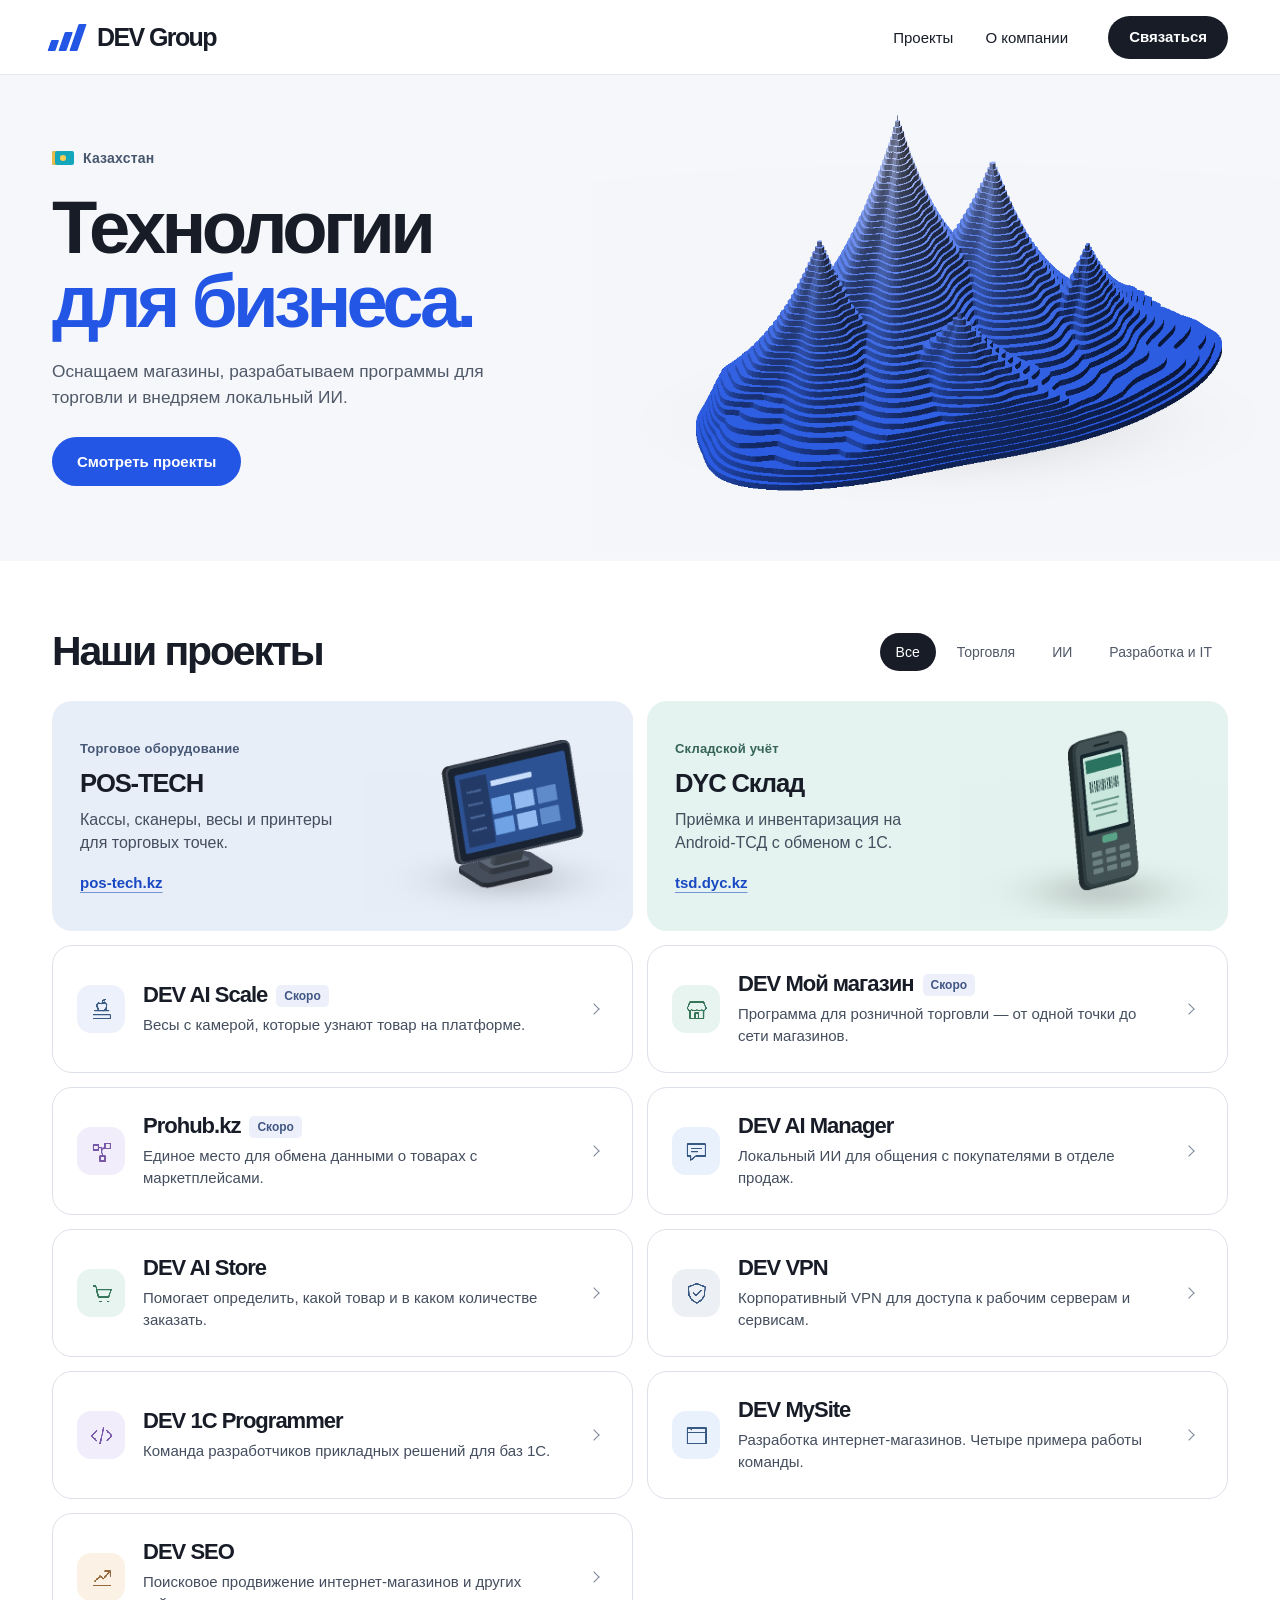
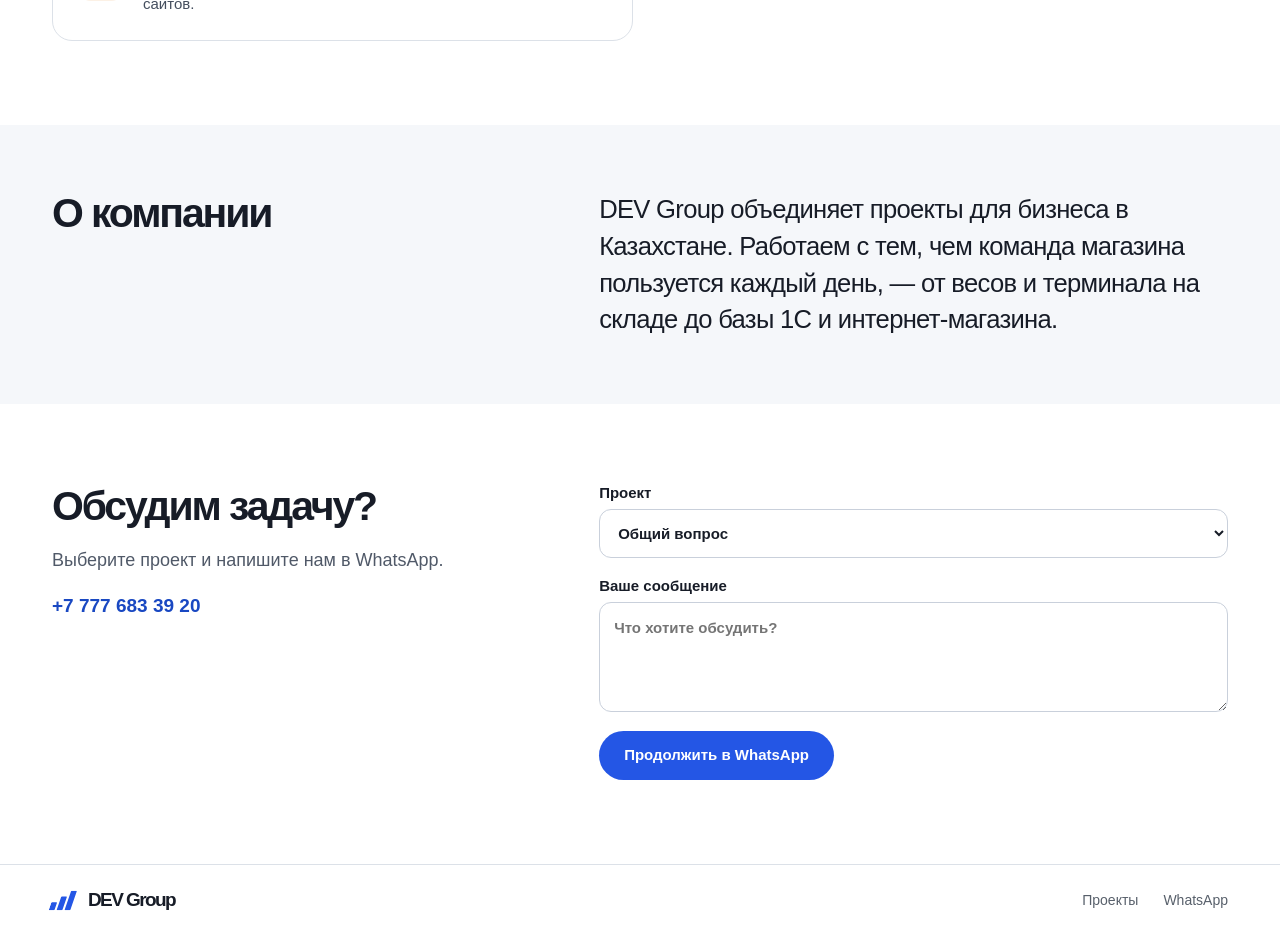
<file: index.html>
<!doctype html>
<html lang="ru-KZ"><head>
<meta charset="utf-8"><meta name="viewport" content="width=device-width, initial-scale=1"><meta name="theme-color" content="#ffffff">
<title>DEV Group — торговое оборудование, ИИ и разработка ПО в Казахстане</title><meta name="description" content="Проекты DEV Group для бизнеса в Казахстане. Оборудование для магазинов, терминалы сбора данных, локальный ИИ, решения для 1С и разработка интернет-магазинов."><link rel="canonical" href="https://devgroup.kz/">
<meta property="og:type" content="website"><meta property="og:site_name" content="DEV Group"><meta property="og:locale" content="ru_KZ"><meta property="og:title" content="DEV Group — торговое оборудование, ИИ и разработка ПО в Казахстане"><meta property="og:description" content="Проекты DEV Group для бизнеса в Казахстане. Оборудование для магазинов, терминалы сбора данных, локальный ИИ, решения для 1С и разработка интернет-магазинов."><meta property="og:url" content="https://devgroup.kz/"><meta property="og:image" content="https://devgroup.kz/assets/relief.png">
<link rel="icon" href="./assets/favicon.png" type="image/png"><link rel="stylesheet" href="./assets/site.css"><script defer src="./assets/site.js"></script>
<script type="application/ld+json">{"@context":"https://schema.org","@type":"Organization","name":"DEV Group","url":"https://devgroup.kz","telephone":"+77776833920"}</script>
</head><body><a class="skip" href="#main">К содержанию</a><header class="header"><nav class="nav wrap" aria-label="Основная навигация"><a class="logo" href="./" aria-label="DEV Group — главная"><span class="symbol" aria-hidden="true"><i></i><i></i><i></i></span><span><b>DEV</b> Group</span></a><div class="links"><a href="./#projects">Проекты</a><a href="./#about">О компании</a></div><a class="pill" href="#contact">Связаться</a></nav></header><main id="main"><section class="hero" aria-labelledby="hero-title"><div class="wrap hero-inner"><div class="hero-copy"><div class="region"><span class="regional" aria-hidden="true"></span>Казахстан</div><h1 id="hero-title">Технологии<br><span>для бизнеса.</span></h1><p>Оснащаем магазины, разрабатываем программы для торговли и внедряем локальный ИИ.</p><a class="button" href="#projects">Смотреть проекты</a></div><div class="artbox"><img class="art" src="assets/relief.png" width="1050" height="700" alt="" fetchpriority="high"></div></div></section>
<section class="catalog wrap" id="projects" aria-labelledby="projects-title"><div class="section-head"><h2 id="projects-title">Наши проекты</h2><div class="filters" aria-label="Фильтр проектов" role="group" hidden><button type="button" aria-controls="project-list" data-filter="all" aria-pressed="true">Все</button><button type="button" aria-controls="project-list" data-filter="retail" aria-pressed="false">Торговля</button><button type="button" aria-controls="project-list" data-filter="ai" aria-pressed="false">ИИ</button><button type="button" aria-controls="project-list" data-filter="it" aria-pressed="false">Разработка и IT</button></div></div><div class="cards" id="project-list"><article class="project feature " data-category="retail"><div class="content"><div class="kicker">Торговое оборудование</div><h3><a class="titlelink" href="projects/pos-tech/">POS-TECH</a></h3><p>Кассы, сканеры, весы и принтеры для торговых точек.</p><a class="project-link" href="https://www.pos-tech.kz/">pos-tech.kz<span class="sr"> — сайт проекта</span></a></div><img class="feature-art" src="assets/pos.png" width="600" height="440" alt="" decoding="async"></article>
<article class="project feature mint" data-category="retail"><div class="content"><div class="kicker">Складской учёт</div><h3><a class="titlelink" href="projects/dyc-sklad/">DYC Склад</a></h3><p>Приёмка и инвентаризация на Android-ТСД с обменом с 1С.</p><a class="project-link" href="https://tsd.dyc.kz/">tsd.dyc.kz<span class="sr"> — сайт проекта</span></a></div><img class="feature-art" src="assets/tsd.png" width="600" height="440" alt="" decoding="async"></article>
<a class="project minor" data-category="ai" href="projects/ai-scale/"><span aria-hidden="true" class="mark mark-scale"><img src="assets/icons/scale.png" width="27" height="27" alt=""></span><div><div class="minor-title"><h3>DEV AI Scale</h3><span class="badge">Скоро</span></div><p>Весы с камерой, которые узнают товар на платформе.</p></div><span class="chev" aria-hidden="true"></span></a>
<a class="project minor" data-category="retail" href="projects/moy-magazin/"><span aria-hidden="true" class="mark mark-shop"><img src="assets/icons/shop.png" width="27" height="27" alt=""></span><div><div class="minor-title"><h3>DEV Мой магазин</h3><span class="badge">Скоро</span></div><p>Программа для розничной торговли — от одной точки до сети магазинов.</p></div><span class="chev" aria-hidden="true"></span></a>
<a class="project minor" data-category="retail" href="projects/prohub/"><span aria-hidden="true" class="mark mark-hub"><img src="assets/icons/hub.png" width="27" height="27" alt=""></span><div><div class="minor-title"><h3>Prohub.kz</h3><span class="badge">Скоро</span></div><p>Единое место для обмена данными о товарах с маркетплейсами.</p></div><span class="chev" aria-hidden="true"></span></a>
<a class="project minor" data-category="ai" href="projects/ai-manager/"><span aria-hidden="true" class="mark mark-manager"><img src="assets/icons/manager.png" width="27" height="27" alt=""></span><div><div class="minor-title"><h3>DEV AI Manager</h3></div><p>Локальный ИИ для общения с покупателями в отделе продаж.</p></div><span class="chev" aria-hidden="true"></span></a>
<a class="project minor" data-category="ai" href="projects/ai-store/"><span aria-hidden="true" class="mark mark-store"><img src="assets/icons/store.png" width="27" height="27" alt=""></span><div><div class="minor-title"><h3>DEV AI Store</h3></div><p>Помогает определить, какой товар и в каком количестве заказать.</p></div><span class="chev" aria-hidden="true"></span></a>
<a class="project minor" data-category="it" href="projects/vpn/"><span aria-hidden="true" class="mark mark-vpn"><img src="assets/icons/vpn.png" width="27" height="27" alt=""></span><div><div class="minor-title"><h3>DEV VPN</h3></div><p>Корпоративный VPN для доступа к рабочим серверам и сервисам.</p></div><span class="chev" aria-hidden="true"></span></a>
<a class="project minor" data-category="it" href="projects/1c-programmer/"><span aria-hidden="true" class="mark mark-code"><img src="assets/icons/code.png" width="27" height="27" alt=""></span><div><div class="minor-title"><h3>DEV 1C Programmer</h3></div><p>Команда разработчиков прикладных решений для баз 1С.</p></div><span class="chev" aria-hidden="true"></span></a>
<a class="project minor" data-category="it" href="projects/mysite/"><span aria-hidden="true" class="mark mark-web"><img src="assets/icons/web.png" width="27" height="27" alt=""></span><div><div class="minor-title"><h3>DEV MySite</h3></div><p>Разработка интернет-магазинов. Четыре примера работы команды.</p></div><span class="chev" aria-hidden="true"></span></a>
<a class="project minor" data-category="it" href="projects/seo/"><span aria-hidden="true" class="mark mark-seo"><img src="assets/icons/seo.png" width="27" height="27" alt=""></span><div><div class="minor-title"><h3>DEV SEO</h3></div><p>Поисковое продвижение интернет-магазинов и других сайтов.</p></div><span class="chev" aria-hidden="true"></span></a></div><p class="sr" role="status" id="filter-status"></p></section>
<section class="about" id="about"><div class="wrap about-inner"><h2>О компании</h2><p>DEV Group объединяет проекты для бизнеса в Казахстане. Работаем с тем, чем команда магазина пользуется каждый день, — от весов и терминала на складе до базы 1С и интернет-магазина.</p></div></section><section class="contact" id="contact" aria-labelledby="contact-title"><div class="wrap contact-inner"><div><h2 id="contact-title">Обсудим задачу?</h2><p>Выберите проект и напишите нам в WhatsApp.</p><a class="phone" href="https://wa.me/77776833920">+7 777 683 39 20</a></div><form class="form" action="https://wa.me/77776833920" method="get"><label>Проект<select id="topic" name="project"><option value="">Общий вопрос</option><option>POS-TECH</option><option>DYC Склад</option><option>DEV AI Scale</option><option>DEV Мой магазин</option><option>Prohub.kz</option><option>DEV AI Manager</option><option>DEV AI Store</option><option>DEV VPN</option><option>DEV 1C Programmer</option><option>DEV MySite</option><option>DEV SEO</option></select></label><label>Ваше сообщение<textarea name="text" required maxlength="2000" rows="3" placeholder="Что хотите обсудить?"></textarea></label><button class="button" type="submit">Продолжить в WhatsApp</button></form></div></section></main><footer class="foot"><div class="wrap"><a class="logo" href="./" aria-label="DEV Group — главная"><span class="symbol" aria-hidden="true"><i></i><i></i><i></i></span><span><b>DEV</b> Group</span></a><div class="foot-contact"><a href="./#projects">Проекты</a><a href="https://wa.me/77776833920">WhatsApp</a></div></div></footer></body></html>
</file>
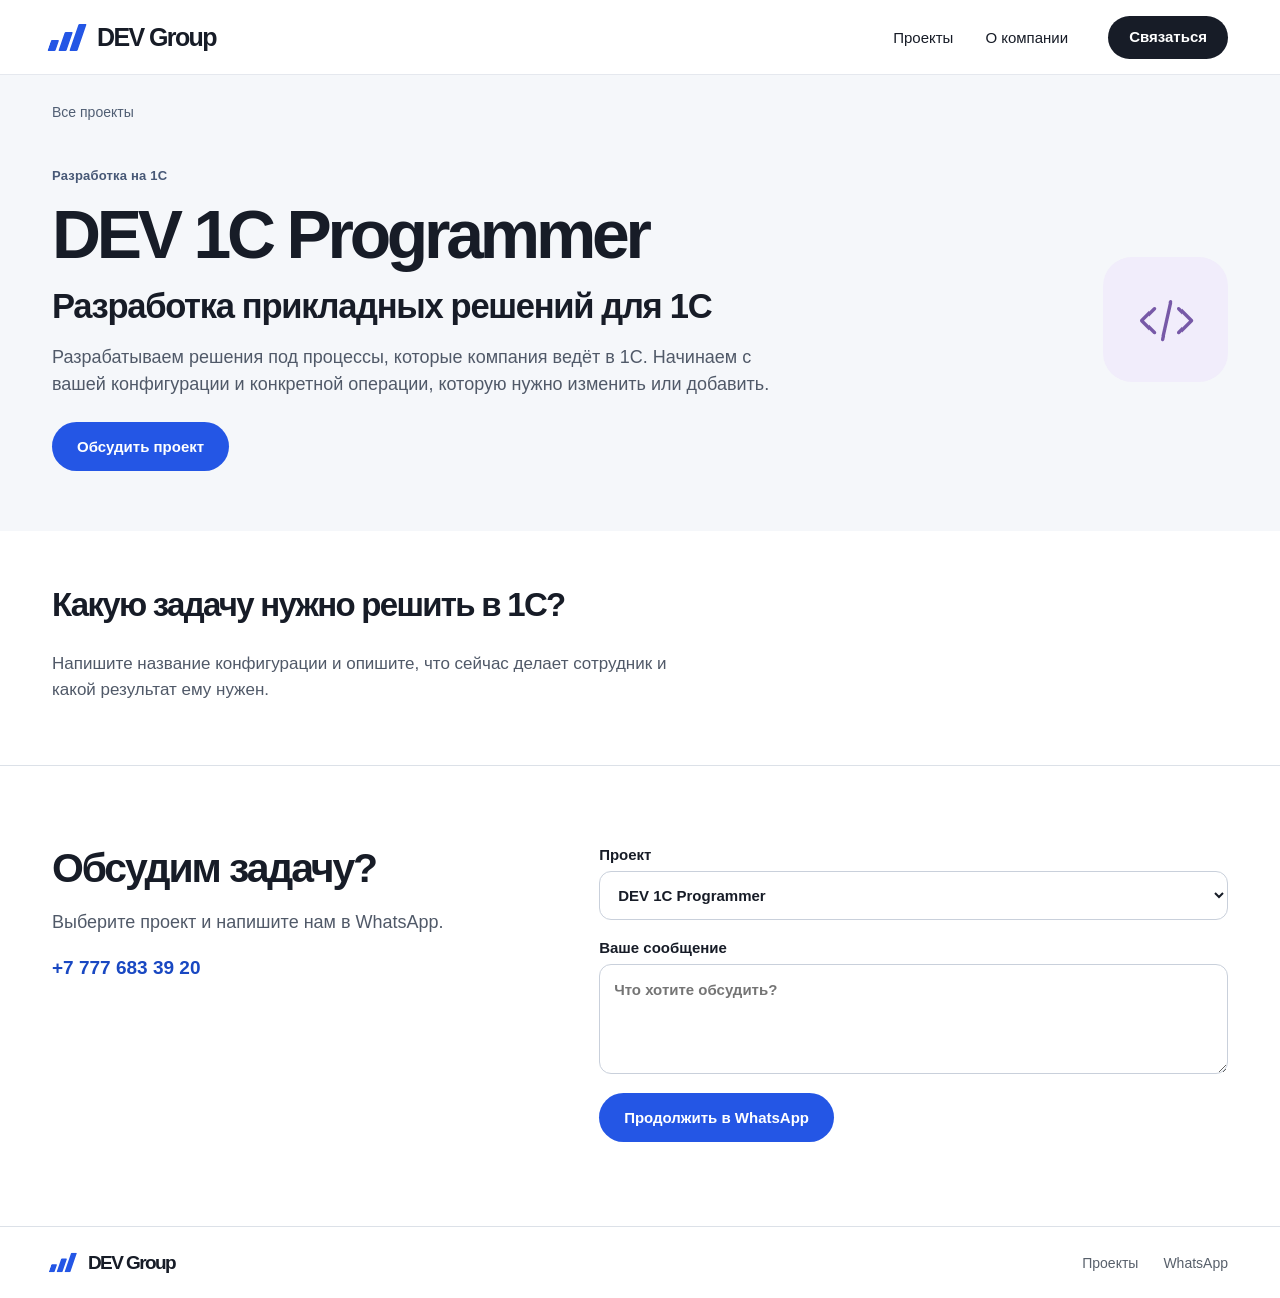
<file: projects/1c-programmer/index.html>
<!doctype html>
<html lang="ru-KZ"><head>
<meta charset="utf-8"><meta name="viewport" content="width=device-width, initial-scale=1"><meta name="theme-color" content="#ffffff">
<title>DEV 1C Programmer — Разработка прикладных решений для 1С | DEV Group</title><meta name="description" content="Команда разработчиков прикладных решений для баз 1С. Разработка прикладных решений для 1С."><link rel="canonical" href="https://devgroup.kz/projects/1c-programmer/">
<meta property="og:type" content="website"><meta property="og:site_name" content="DEV Group"><meta property="og:locale" content="ru_KZ"><meta property="og:title" content="DEV 1C Programmer — Разработка прикладных решений для 1С | DEV Group"><meta property="og:description" content="Команда разработчиков прикладных решений для баз 1С. Разработка прикладных решений для 1С."><meta property="og:url" content="https://devgroup.kz/projects/1c-programmer/"><meta property="og:image" content="https://devgroup.kz/assets/relief.png">
<link rel="icon" href="../../assets/favicon.png" type="image/png"><link rel="stylesheet" href="../../assets/site.css"><script defer src="../../assets/site.js"></script>
<script type="application/ld+json">{"@context":"https://schema.org","@type":"WebPage","name":"DEV 1C Programmer","description":"Команда разработчиков прикладных решений для баз 1С.","url":"https://devgroup.kz/projects/1c-programmer/","isPartOf":{"@type":"WebSite","name":"DEV Group","url":"https://devgroup.kz"}}</script>
</head><body><a class="skip" href="#main">К содержанию</a><header class="header"><nav class="nav wrap" aria-label="Основная навигация"><a class="logo" href="../../" aria-label="DEV Group — главная"><span class="symbol" aria-hidden="true"><i></i><i></i><i></i></span><span><b>DEV</b> Group</span></a><div class="links"><a href="../../#projects">Проекты</a><a href="../../#about">О компании</a></div><a class="pill" href="#contact">Связаться</a></nav></header><main id="main"><section class="detail"><div class="wrap"><a class="breadcrumb" href="../../#projects">Все проекты</a><div class="detail-layout"><div class="detail-copy"><div class="kicker">Разработка на 1С </div><h1>DEV 1C Programmer</h1><h2>Разработка прикладных решений для 1С</h2><p class="detail-intro">Разрабатываем решения под процессы, которые компания ведёт в 1С. Начинаем с вашей конфигурации и конкретной операции, которую нужно изменить или добавить.</p><a class="button" href="#contact">Обсудить проект</a></div><span aria-hidden="true" class="mark mark-code detail-mark"><img src="../../assets/icons/code.png" width="27" height="27" alt=""></span></div></div></section><section class="detail-body wrap"><div class="prompt"><h2>Какую задачу нужно решить в 1С?</h2><p>Напишите название конфигурации и опишите, что сейчас делает сотрудник и какой результат ему нужен.</p></div></section><section class="contact detail-footer-contact" id="contact" aria-labelledby="contact-title"><div class="wrap contact-inner"><div><h2 id="contact-title">Обсудим задачу?</h2><p>Выберите проект и напишите нам в WhatsApp.</p><a class="phone" href="https://wa.me/77776833920">+7 777 683 39 20</a></div><form class="form" action="https://wa.me/77776833920" method="get"><label>Проект<select id="topic" name="project"><option value="">Общий вопрос</option><option>POS-TECH</option><option>DYC Склад</option><option>DEV AI Scale</option><option>DEV Мой магазин</option><option>Prohub.kz</option><option>DEV AI Manager</option><option>DEV AI Store</option><option>DEV VPN</option><option selected>DEV 1C Programmer</option><option>DEV MySite</option><option>DEV SEO</option></select></label><label>Ваше сообщение<textarea name="text" required maxlength="2000" rows="3" placeholder="Что хотите обсудить?"></textarea></label><button class="button" type="submit">Продолжить в WhatsApp</button></form></div></section></main><footer class="foot"><div class="wrap"><a class="logo" href="../../" aria-label="DEV Group — главная"><span class="symbol" aria-hidden="true"><i></i><i></i><i></i></span><span><b>DEV</b> Group</span></a><div class="foot-contact"><a href="../../#projects">Проекты</a><a href="https://wa.me/77776833920">WhatsApp</a></div></div></footer></body></html>
</file>
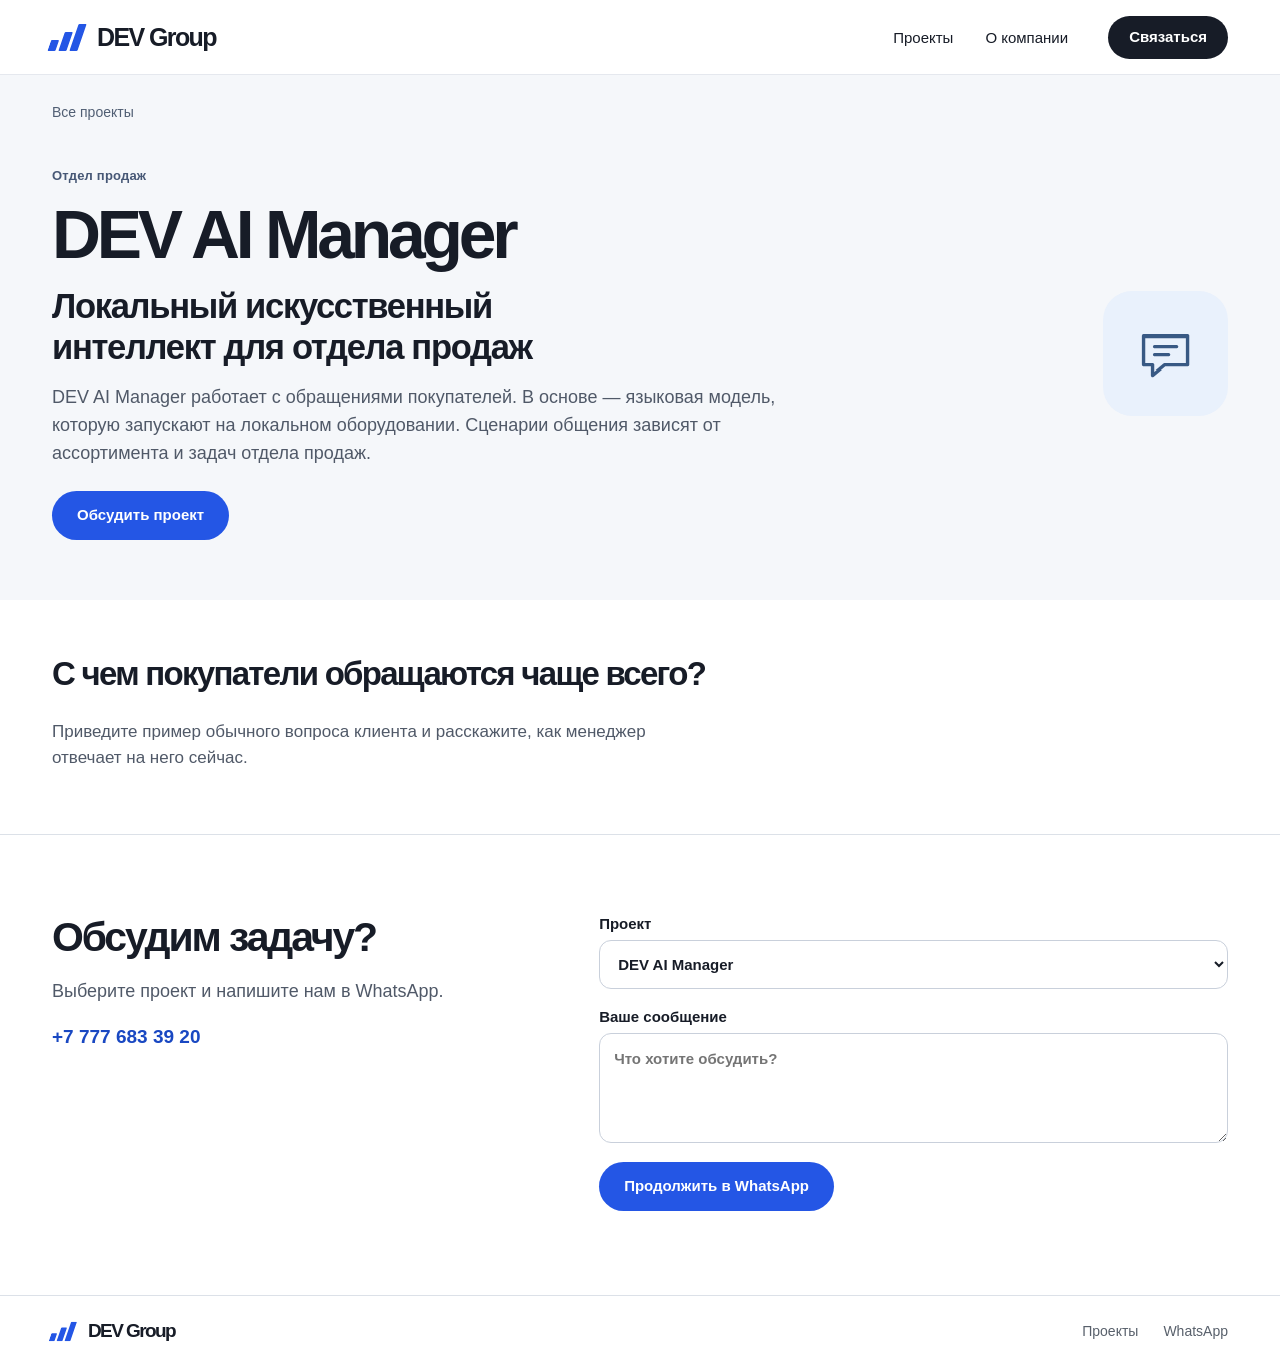
<file: projects/ai-manager/index.html>
<!doctype html>
<html lang="ru-KZ"><head>
<meta charset="utf-8"><meta name="viewport" content="width=device-width, initial-scale=1"><meta name="theme-color" content="#ffffff">
<title>DEV AI Manager — Локальный искусственный интеллект для отдела продаж | DEV Group</title><meta name="description" content="Локальный ИИ для общения с покупателями в отделе продаж. Локальный искусственный интеллект для отдела продаж."><link rel="canonical" href="https://devgroup.kz/projects/ai-manager/">
<meta property="og:type" content="website"><meta property="og:site_name" content="DEV Group"><meta property="og:locale" content="ru_KZ"><meta property="og:title" content="DEV AI Manager — Локальный искусственный интеллект для отдела продаж | DEV Group"><meta property="og:description" content="Локальный ИИ для общения с покупателями в отделе продаж. Локальный искусственный интеллект для отдела продаж."><meta property="og:url" content="https://devgroup.kz/projects/ai-manager/"><meta property="og:image" content="https://devgroup.kz/assets/relief.png">
<link rel="icon" href="../../assets/favicon.png" type="image/png"><link rel="stylesheet" href="../../assets/site.css"><script defer src="../../assets/site.js"></script>
<script type="application/ld+json">{"@context":"https://schema.org","@type":"WebPage","name":"DEV AI Manager","description":"Локальный ИИ для общения с покупателями в отделе продаж.","url":"https://devgroup.kz/projects/ai-manager/","isPartOf":{"@type":"WebSite","name":"DEV Group","url":"https://devgroup.kz"}}</script>
</head><body><a class="skip" href="#main">К содержанию</a><header class="header"><nav class="nav wrap" aria-label="Основная навигация"><a class="logo" href="../../" aria-label="DEV Group — главная"><span class="symbol" aria-hidden="true"><i></i><i></i><i></i></span><span><b>DEV</b> Group</span></a><div class="links"><a href="../../#projects">Проекты</a><a href="../../#about">О компании</a></div><a class="pill" href="#contact">Связаться</a></nav></header><main id="main"><section class="detail"><div class="wrap"><a class="breadcrumb" href="../../#projects">Все проекты</a><div class="detail-layout"><div class="detail-copy"><div class="kicker">Отдел продаж </div><h1>DEV AI Manager</h1><h2>Локальный искусственный интеллект для отдела продаж</h2><p class="detail-intro">DEV AI Manager работает с обращениями покупателей. В основе — языковая модель, которую запускают на локальном оборудовании. Сценарии общения зависят от ассортимента и задач отдела продаж.</p><a class="button" href="#contact">Обсудить проект</a></div><span aria-hidden="true" class="mark mark-manager detail-mark"><img src="../../assets/icons/manager.png" width="27" height="27" alt=""></span></div></div></section><section class="detail-body wrap"><div class="prompt"><h2>С чем покупатели обращаются чаще всего?</h2><p>Приведите пример обычного вопроса клиента и расскажите, как менеджер отвечает на него сейчас.</p></div></section><section class="contact detail-footer-contact" id="contact" aria-labelledby="contact-title"><div class="wrap contact-inner"><div><h2 id="contact-title">Обсудим задачу?</h2><p>Выберите проект и напишите нам в WhatsApp.</p><a class="phone" href="https://wa.me/77776833920">+7 777 683 39 20</a></div><form class="form" action="https://wa.me/77776833920" method="get"><label>Проект<select id="topic" name="project"><option value="">Общий вопрос</option><option>POS-TECH</option><option>DYC Склад</option><option>DEV AI Scale</option><option>DEV Мой магазин</option><option>Prohub.kz</option><option selected>DEV AI Manager</option><option>DEV AI Store</option><option>DEV VPN</option><option>DEV 1C Programmer</option><option>DEV MySite</option><option>DEV SEO</option></select></label><label>Ваше сообщение<textarea name="text" required maxlength="2000" rows="3" placeholder="Что хотите обсудить?"></textarea></label><button class="button" type="submit">Продолжить в WhatsApp</button></form></div></section></main><footer class="foot"><div class="wrap"><a class="logo" href="../../" aria-label="DEV Group — главная"><span class="symbol" aria-hidden="true"><i></i><i></i><i></i></span><span><b>DEV</b> Group</span></a><div class="foot-contact"><a href="../../#projects">Проекты</a><a href="https://wa.me/77776833920">WhatsApp</a></div></div></footer></body></html>
</file>
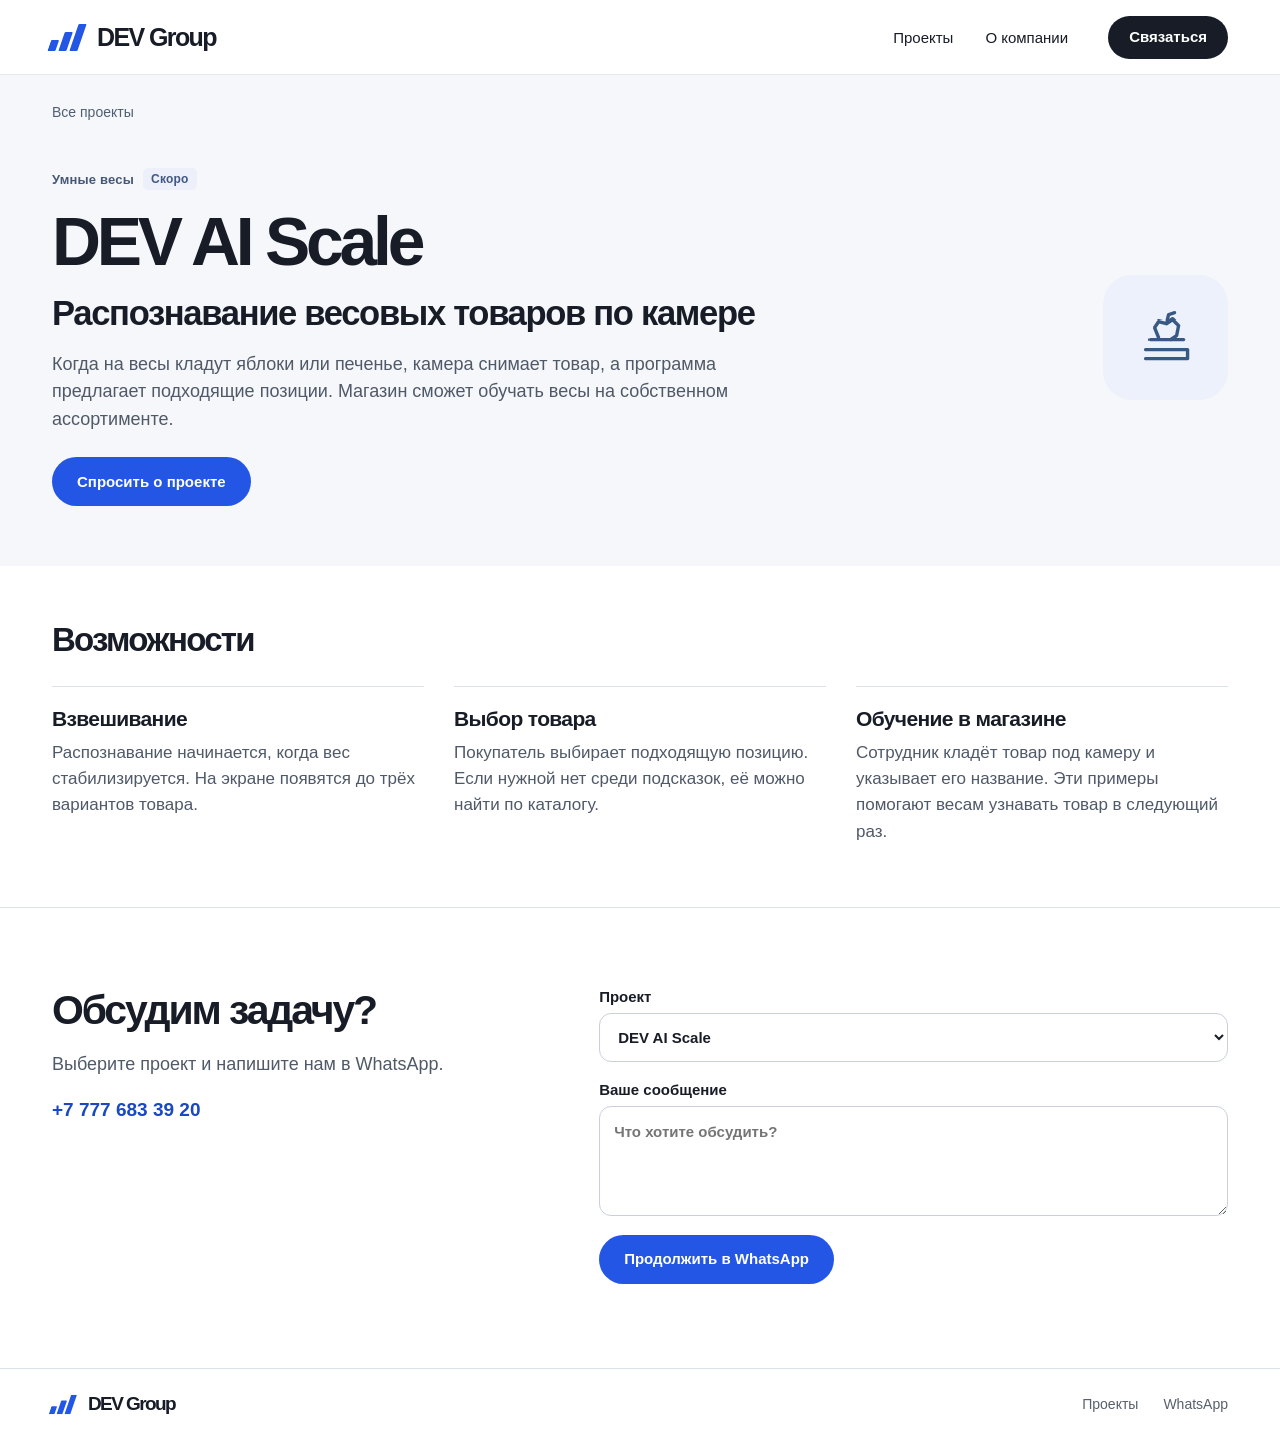
<file: projects/ai-scale/index.html>
<!doctype html>
<html lang="ru-KZ"><head>
<meta charset="utf-8"><meta name="viewport" content="width=device-width, initial-scale=1"><meta name="theme-color" content="#ffffff">
<title>DEV AI Scale — Распознавание весовых товаров по камере | DEV Group</title><meta name="description" content="Весы с камерой, которые узнают товар на платформе. Распознавание весовых товаров по камере."><link rel="canonical" href="https://devgroup.kz/projects/ai-scale/">
<meta property="og:type" content="website"><meta property="og:site_name" content="DEV Group"><meta property="og:locale" content="ru_KZ"><meta property="og:title" content="DEV AI Scale — Распознавание весовых товаров по камере | DEV Group"><meta property="og:description" content="Весы с камерой, которые узнают товар на платформе. Распознавание весовых товаров по камере."><meta property="og:url" content="https://devgroup.kz/projects/ai-scale/"><meta property="og:image" content="https://devgroup.kz/assets/relief.png">
<link rel="icon" href="../../assets/favicon.png" type="image/png"><link rel="stylesheet" href="../../assets/site.css"><script defer src="../../assets/site.js"></script>
<script type="application/ld+json">{"@context":"https://schema.org","@type":"WebPage","name":"DEV AI Scale","description":"Весы с камерой, которые узнают товар на платформе.","url":"https://devgroup.kz/projects/ai-scale/","isPartOf":{"@type":"WebSite","name":"DEV Group","url":"https://devgroup.kz"}}</script>
</head><body><a class="skip" href="#main">К содержанию</a><header class="header"><nav class="nav wrap" aria-label="Основная навигация"><a class="logo" href="../../" aria-label="DEV Group — главная"><span class="symbol" aria-hidden="true"><i></i><i></i><i></i></span><span><b>DEV</b> Group</span></a><div class="links"><a href="../../#projects">Проекты</a><a href="../../#about">О компании</a></div><a class="pill" href="#contact">Связаться</a></nav></header><main id="main"><section class="detail"><div class="wrap"><a class="breadcrumb" href="../../#projects">Все проекты</a><div class="detail-layout"><div class="detail-copy"><div class="kicker">Умные весы <span class="badge">Скоро</span></div><h1>DEV AI Scale</h1><h2>Распознавание весовых товаров по камере</h2><p class="detail-intro">Когда на весы кладут яблоки или печенье, камера снимает товар, а программа предлагает подходящие позиции. Магазин сможет обучать весы на собственном ассортименте.</p><a class="button" href="#contact">Спросить о проекте</a></div><span aria-hidden="true" class="mark mark-scale detail-mark"><img src="../../assets/icons/scale.png" width="27" height="27" alt=""></span></div></div></section><section class="detail-body wrap"><h2>Возможности</h2><div class="facts"><div class="fact"><h3>Взвешивание</h3><p>Распознавание начинается, когда вес стабилизируется. На экране появятся до трёх вариантов товара.</p></div><div class="fact"><h3>Выбор товара</h3><p>Покупатель выбирает подходящую позицию. Если нужной нет среди подсказок, её можно найти по каталогу.</p></div><div class="fact"><h3>Обучение в магазине</h3><p>Сотрудник кладёт товар под камеру и указывает его название. Эти примеры помогают весам узнавать товар в следующий раз.</p></div></div></section><section class="contact detail-footer-contact" id="contact" aria-labelledby="contact-title"><div class="wrap contact-inner"><div><h2 id="contact-title">Обсудим задачу?</h2><p>Выберите проект и напишите нам в WhatsApp.</p><a class="phone" href="https://wa.me/77776833920">+7 777 683 39 20</a></div><form class="form" action="https://wa.me/77776833920" method="get"><label>Проект<select id="topic" name="project"><option value="">Общий вопрос</option><option>POS-TECH</option><option>DYC Склад</option><option selected>DEV AI Scale</option><option>DEV Мой магазин</option><option>Prohub.kz</option><option>DEV AI Manager</option><option>DEV AI Store</option><option>DEV VPN</option><option>DEV 1C Programmer</option><option>DEV MySite</option><option>DEV SEO</option></select></label><label>Ваше сообщение<textarea name="text" required maxlength="2000" rows="3" placeholder="Что хотите обсудить?"></textarea></label><button class="button" type="submit">Продолжить в WhatsApp</button></form></div></section></main><footer class="foot"><div class="wrap"><a class="logo" href="../../" aria-label="DEV Group — главная"><span class="symbol" aria-hidden="true"><i></i><i></i><i></i></span><span><b>DEV</b> Group</span></a><div class="foot-contact"><a href="../../#projects">Проекты</a><a href="https://wa.me/77776833920">WhatsApp</a></div></div></footer></body></html>
</file>
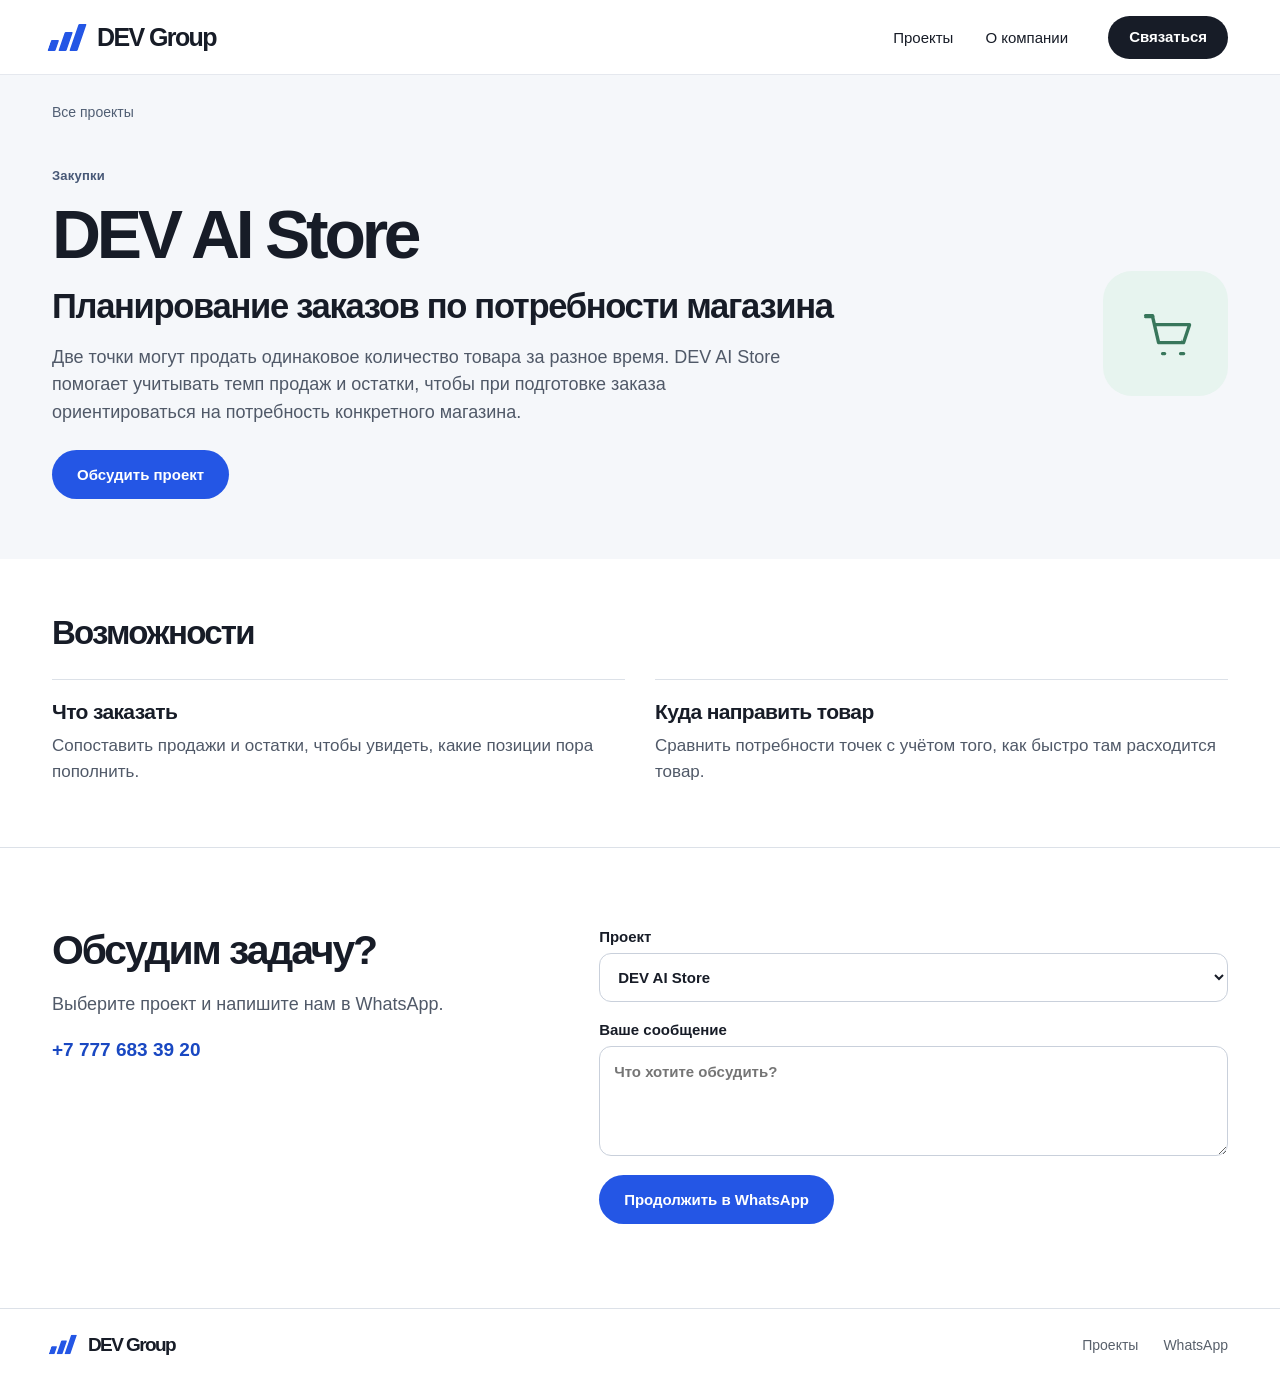
<file: projects/ai-store/index.html>
<!doctype html>
<html lang="ru-KZ"><head>
<meta charset="utf-8"><meta name="viewport" content="width=device-width, initial-scale=1"><meta name="theme-color" content="#ffffff">
<title>DEV AI Store — Планирование заказов по потребности магазина | DEV Group</title><meta name="description" content="Помогает определить, какой товар и в каком количестве заказать. Планирование заказов по потребности магазина."><link rel="canonical" href="https://devgroup.kz/projects/ai-store/">
<meta property="og:type" content="website"><meta property="og:site_name" content="DEV Group"><meta property="og:locale" content="ru_KZ"><meta property="og:title" content="DEV AI Store — Планирование заказов по потребности магазина | DEV Group"><meta property="og:description" content="Помогает определить, какой товар и в каком количестве заказать. Планирование заказов по потребности магазина."><meta property="og:url" content="https://devgroup.kz/projects/ai-store/"><meta property="og:image" content="https://devgroup.kz/assets/relief.png">
<link rel="icon" href="../../assets/favicon.png" type="image/png"><link rel="stylesheet" href="../../assets/site.css"><script defer src="../../assets/site.js"></script>
<script type="application/ld+json">{"@context":"https://schema.org","@type":"WebPage","name":"DEV AI Store","description":"Помогает определить, какой товар и в каком количестве заказать.","url":"https://devgroup.kz/projects/ai-store/","isPartOf":{"@type":"WebSite","name":"DEV Group","url":"https://devgroup.kz"}}</script>
</head><body><a class="skip" href="#main">К содержанию</a><header class="header"><nav class="nav wrap" aria-label="Основная навигация"><a class="logo" href="../../" aria-label="DEV Group — главная"><span class="symbol" aria-hidden="true"><i></i><i></i><i></i></span><span><b>DEV</b> Group</span></a><div class="links"><a href="../../#projects">Проекты</a><a href="../../#about">О компании</a></div><a class="pill" href="#contact">Связаться</a></nav></header><main id="main"><section class="detail"><div class="wrap"><a class="breadcrumb" href="../../#projects">Все проекты</a><div class="detail-layout"><div class="detail-copy"><div class="kicker">Закупки </div><h1>DEV AI Store</h1><h2>Планирование заказов по потребности магазина</h2><p class="detail-intro">Две точки могут продать одинаковое количество товара за разное время. DEV AI Store помогает учитывать темп продаж и остатки, чтобы при подготовке заказа ориентироваться на потребность конкретного магазина.</p><a class="button" href="#contact">Обсудить проект</a></div><span aria-hidden="true" class="mark mark-store detail-mark"><img src="../../assets/icons/store.png" width="27" height="27" alt=""></span></div></div></section><section class="detail-body wrap"><h2>Возможности</h2><div class="facts"><div class="fact"><h3>Что заказать</h3><p>Сопоставить продажи и остатки, чтобы увидеть, какие позиции пора пополнить.</p></div><div class="fact"><h3>Куда направить товар</h3><p>Сравнить потребности точек с учётом того, как быстро там расходится товар.</p></div></div></section><section class="contact detail-footer-contact" id="contact" aria-labelledby="contact-title"><div class="wrap contact-inner"><div><h2 id="contact-title">Обсудим задачу?</h2><p>Выберите проект и напишите нам в WhatsApp.</p><a class="phone" href="https://wa.me/77776833920">+7 777 683 39 20</a></div><form class="form" action="https://wa.me/77776833920" method="get"><label>Проект<select id="topic" name="project"><option value="">Общий вопрос</option><option>POS-TECH</option><option>DYC Склад</option><option>DEV AI Scale</option><option>DEV Мой магазин</option><option>Prohub.kz</option><option>DEV AI Manager</option><option selected>DEV AI Store</option><option>DEV VPN</option><option>DEV 1C Programmer</option><option>DEV MySite</option><option>DEV SEO</option></select></label><label>Ваше сообщение<textarea name="text" required maxlength="2000" rows="3" placeholder="Что хотите обсудить?"></textarea></label><button class="button" type="submit">Продолжить в WhatsApp</button></form></div></section></main><footer class="foot"><div class="wrap"><a class="logo" href="../../" aria-label="DEV Group — главная"><span class="symbol" aria-hidden="true"><i></i><i></i><i></i></span><span><b>DEV</b> Group</span></a><div class="foot-contact"><a href="../../#projects">Проекты</a><a href="https://wa.me/77776833920">WhatsApp</a></div></div></footer></body></html>
</file>
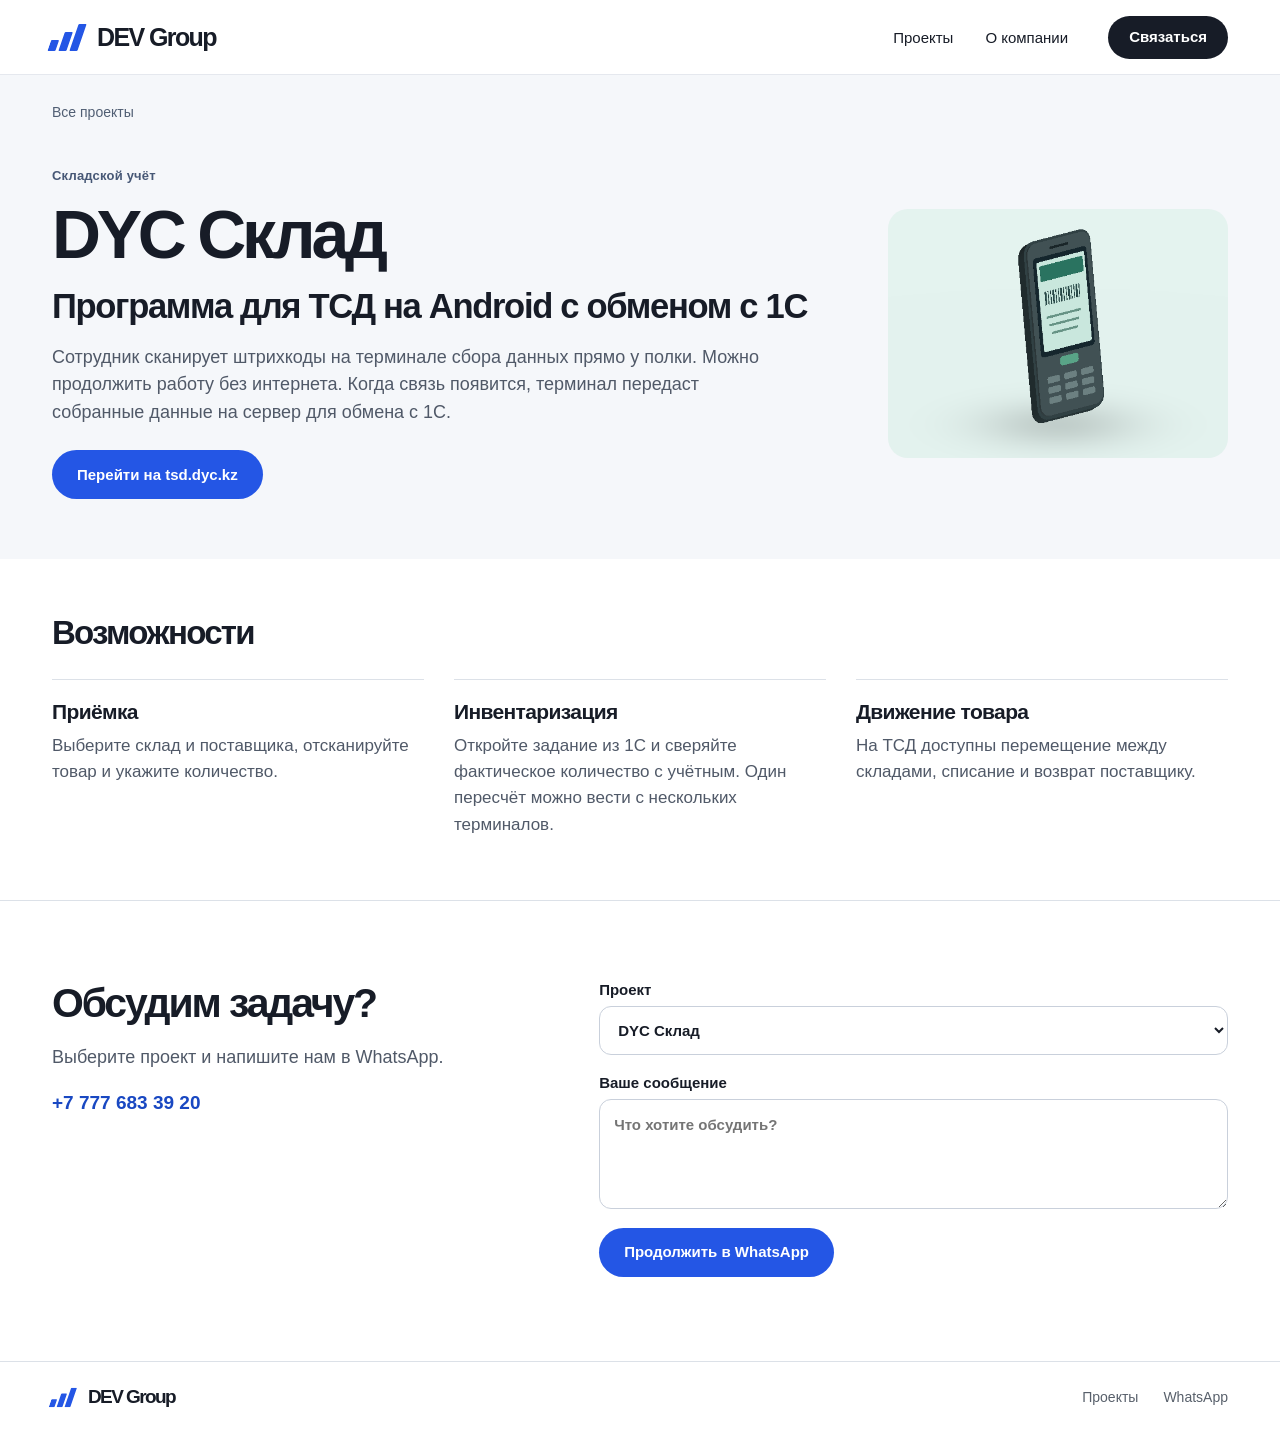
<file: projects/dyc-sklad/index.html>
<!doctype html>
<html lang="ru-KZ"><head>
<meta charset="utf-8"><meta name="viewport" content="width=device-width, initial-scale=1"><meta name="theme-color" content="#ffffff">
<title>DYC Склад — Программа для ТСД на Android с обменом с 1С | DEV Group</title><meta name="description" content="Приёмка и инвентаризация на Android-ТСД с обменом с 1С. Программа для ТСД на Android с обменом с 1С."><link rel="canonical" href="https://devgroup.kz/projects/dyc-sklad/">
<meta property="og:type" content="website"><meta property="og:site_name" content="DEV Group"><meta property="og:locale" content="ru_KZ"><meta property="og:title" content="DYC Склад — Программа для ТСД на Android с обменом с 1С | DEV Group"><meta property="og:description" content="Приёмка и инвентаризация на Android-ТСД с обменом с 1С. Программа для ТСД на Android с обменом с 1С."><meta property="og:url" content="https://devgroup.kz/projects/dyc-sklad/"><meta property="og:image" content="https://devgroup.kz/assets/relief.png">
<link rel="icon" href="../../assets/favicon.png" type="image/png"><link rel="stylesheet" href="../../assets/site.css"><script defer src="../../assets/site.js"></script>
<script type="application/ld+json">{"@context":"https://schema.org","@type":"WebPage","name":"DYC Склад","description":"Приёмка и инвентаризация на Android-ТСД с обменом с 1С.","url":"https://devgroup.kz/projects/dyc-sklad/","isPartOf":{"@type":"WebSite","name":"DEV Group","url":"https://devgroup.kz"}}</script>
</head><body><a class="skip" href="#main">К содержанию</a><header class="header"><nav class="nav wrap" aria-label="Основная навигация"><a class="logo" href="../../" aria-label="DEV Group — главная"><span class="symbol" aria-hidden="true"><i></i><i></i><i></i></span><span><b>DEV</b> Group</span></a><div class="links"><a href="../../#projects">Проекты</a><a href="../../#about">О компании</a></div><a class="pill" href="#contact">Связаться</a></nav></header><main id="main"><section class="detail"><div class="wrap"><a class="breadcrumb" href="../../#projects">Все проекты</a><div class="detail-layout"><div class="detail-copy"><div class="kicker">Складской учёт </div><h1>DYC Склад</h1><h2>Программа для ТСД на Android с обменом с 1С</h2><p class="detail-intro">Сотрудник сканирует штрихкоды на терминале сбора данных прямо у полки. Можно продолжить работу без интернета. Когда связь появится, терминал передаст собранные данные на сервер для обмена с 1С.</p><a class="button" href="https://tsd.dyc.kz/">Перейти на tsd.dyc.kz</a></div><img class="detail-visual" src="../../assets/tsd.png" width="600" height="440" alt=""></div></div></section><section class="detail-body wrap"><h2>Возможности</h2><div class="facts"><div class="fact"><h3>Приёмка</h3><p>Выберите склад и поставщика, отсканируйте товар и укажите количество.</p></div><div class="fact"><h3>Инвентаризация</h3><p>Откройте задание из 1С и сверяйте фактическое количество с учётным. Один пересчёт можно вести с нескольких терминалов.</p></div><div class="fact"><h3>Движение товара</h3><p>На ТСД доступны перемещение между складами, списание и возврат поставщику.</p></div></div></section><section class="contact detail-footer-contact" id="contact" aria-labelledby="contact-title"><div class="wrap contact-inner"><div><h2 id="contact-title">Обсудим задачу?</h2><p>Выберите проект и напишите нам в WhatsApp.</p><a class="phone" href="https://wa.me/77776833920">+7 777 683 39 20</a></div><form class="form" action="https://wa.me/77776833920" method="get"><label>Проект<select id="topic" name="project"><option value="">Общий вопрос</option><option>POS-TECH</option><option selected>DYC Склад</option><option>DEV AI Scale</option><option>DEV Мой магазин</option><option>Prohub.kz</option><option>DEV AI Manager</option><option>DEV AI Store</option><option>DEV VPN</option><option>DEV 1C Programmer</option><option>DEV MySite</option><option>DEV SEO</option></select></label><label>Ваше сообщение<textarea name="text" required maxlength="2000" rows="3" placeholder="Что хотите обсудить?"></textarea></label><button class="button" type="submit">Продолжить в WhatsApp</button></form></div></section></main><footer class="foot"><div class="wrap"><a class="logo" href="../../" aria-label="DEV Group — главная"><span class="symbol" aria-hidden="true"><i></i><i></i><i></i></span><span><b>DEV</b> Group</span></a><div class="foot-contact"><a href="../../#projects">Проекты</a><a href="https://wa.me/77776833920">WhatsApp</a></div></div></footer></body></html>
</file>
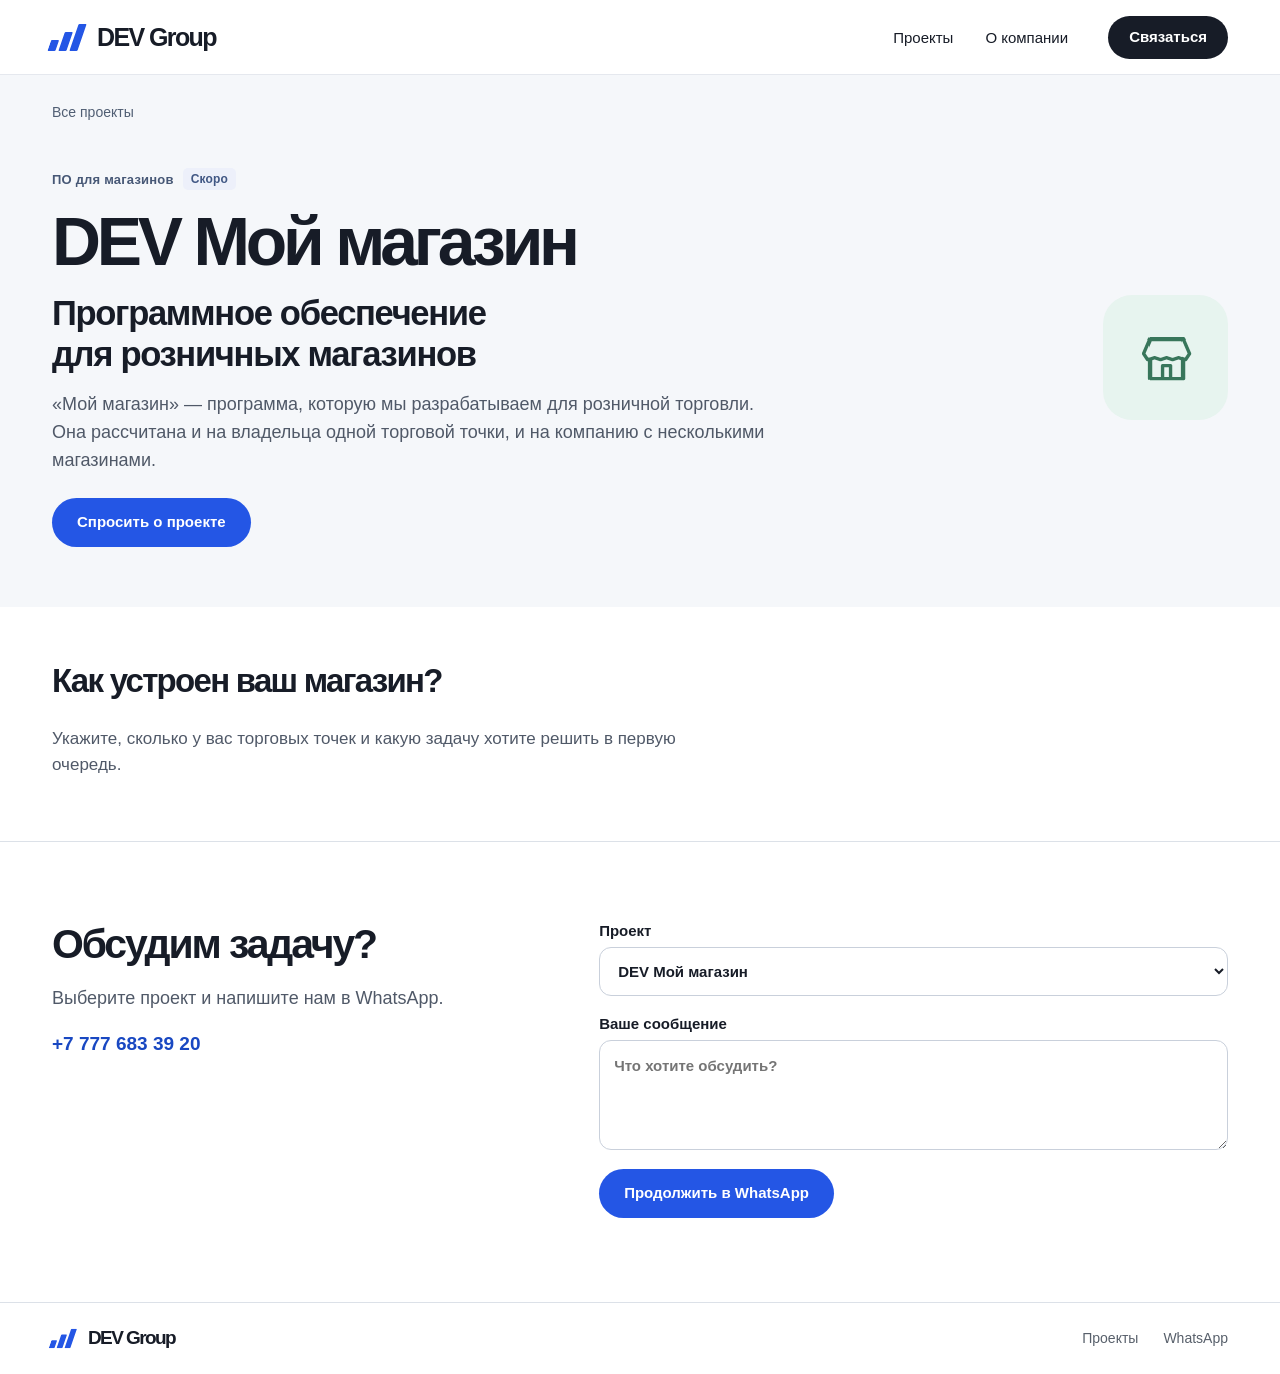
<file: projects/moy-magazin/index.html>
<!doctype html>
<html lang="ru-KZ"><head>
<meta charset="utf-8"><meta name="viewport" content="width=device-width, initial-scale=1"><meta name="theme-color" content="#ffffff">
<title>DEV Мой магазин — Программное обеспечение для розничных магазинов | DEV Group</title><meta name="description" content="Программа для розничной торговли — от одной точки до сети магазинов. Программное обеспечение для розничных магазинов."><link rel="canonical" href="https://devgroup.kz/projects/moy-magazin/">
<meta property="og:type" content="website"><meta property="og:site_name" content="DEV Group"><meta property="og:locale" content="ru_KZ"><meta property="og:title" content="DEV Мой магазин — Программное обеспечение для розничных магазинов | DEV Group"><meta property="og:description" content="Программа для розничной торговли — от одной точки до сети магазинов. Программное обеспечение для розничных магазинов."><meta property="og:url" content="https://devgroup.kz/projects/moy-magazin/"><meta property="og:image" content="https://devgroup.kz/assets/relief.png">
<link rel="icon" href="../../assets/favicon.png" type="image/png"><link rel="stylesheet" href="../../assets/site.css"><script defer src="../../assets/site.js"></script>
<script type="application/ld+json">{"@context":"https://schema.org","@type":"WebPage","name":"DEV Мой магазин","description":"Программа для розничной торговли — от одной точки до сети магазинов.","url":"https://devgroup.kz/projects/moy-magazin/","isPartOf":{"@type":"WebSite","name":"DEV Group","url":"https://devgroup.kz"}}</script>
</head><body><a class="skip" href="#main">К содержанию</a><header class="header"><nav class="nav wrap" aria-label="Основная навигация"><a class="logo" href="../../" aria-label="DEV Group — главная"><span class="symbol" aria-hidden="true"><i></i><i></i><i></i></span><span><b>DEV</b> Group</span></a><div class="links"><a href="../../#projects">Проекты</a><a href="../../#about">О компании</a></div><a class="pill" href="#contact">Связаться</a></nav></header><main id="main"><section class="detail"><div class="wrap"><a class="breadcrumb" href="../../#projects">Все проекты</a><div class="detail-layout"><div class="detail-copy"><div class="kicker">ПО для магазинов <span class="badge">Скоро</span></div><h1>DEV Мой магазин</h1><h2>Программное обеспечение для розничных магазинов</h2><p class="detail-intro">«Мой магазин» — программа, которую мы разрабатываем для розничной торговли. Она рассчитана и на владельца одной торговой точки, и на компанию с несколькими магазинами.</p><a class="button" href="#contact">Спросить о проекте</a></div><span aria-hidden="true" class="mark mark-shop detail-mark"><img src="../../assets/icons/shop.png" width="27" height="27" alt=""></span></div></div></section><section class="detail-body wrap"><div class="prompt"><h2>Как устроен ваш магазин?</h2><p>Укажите, сколько у вас торговых точек и какую задачу хотите решить в первую очередь.</p></div></section><section class="contact detail-footer-contact" id="contact" aria-labelledby="contact-title"><div class="wrap contact-inner"><div><h2 id="contact-title">Обсудим задачу?</h2><p>Выберите проект и напишите нам в WhatsApp.</p><a class="phone" href="https://wa.me/77776833920">+7 777 683 39 20</a></div><form class="form" action="https://wa.me/77776833920" method="get"><label>Проект<select id="topic" name="project"><option value="">Общий вопрос</option><option>POS-TECH</option><option>DYC Склад</option><option>DEV AI Scale</option><option selected>DEV Мой магазин</option><option>Prohub.kz</option><option>DEV AI Manager</option><option>DEV AI Store</option><option>DEV VPN</option><option>DEV 1C Programmer</option><option>DEV MySite</option><option>DEV SEO</option></select></label><label>Ваше сообщение<textarea name="text" required maxlength="2000" rows="3" placeholder="Что хотите обсудить?"></textarea></label><button class="button" type="submit">Продолжить в WhatsApp</button></form></div></section></main><footer class="foot"><div class="wrap"><a class="logo" href="../../" aria-label="DEV Group — главная"><span class="symbol" aria-hidden="true"><i></i><i></i><i></i></span><span><b>DEV</b> Group</span></a><div class="foot-contact"><a href="../../#projects">Проекты</a><a href="https://wa.me/77776833920">WhatsApp</a></div></div></footer></body></html>
</file>
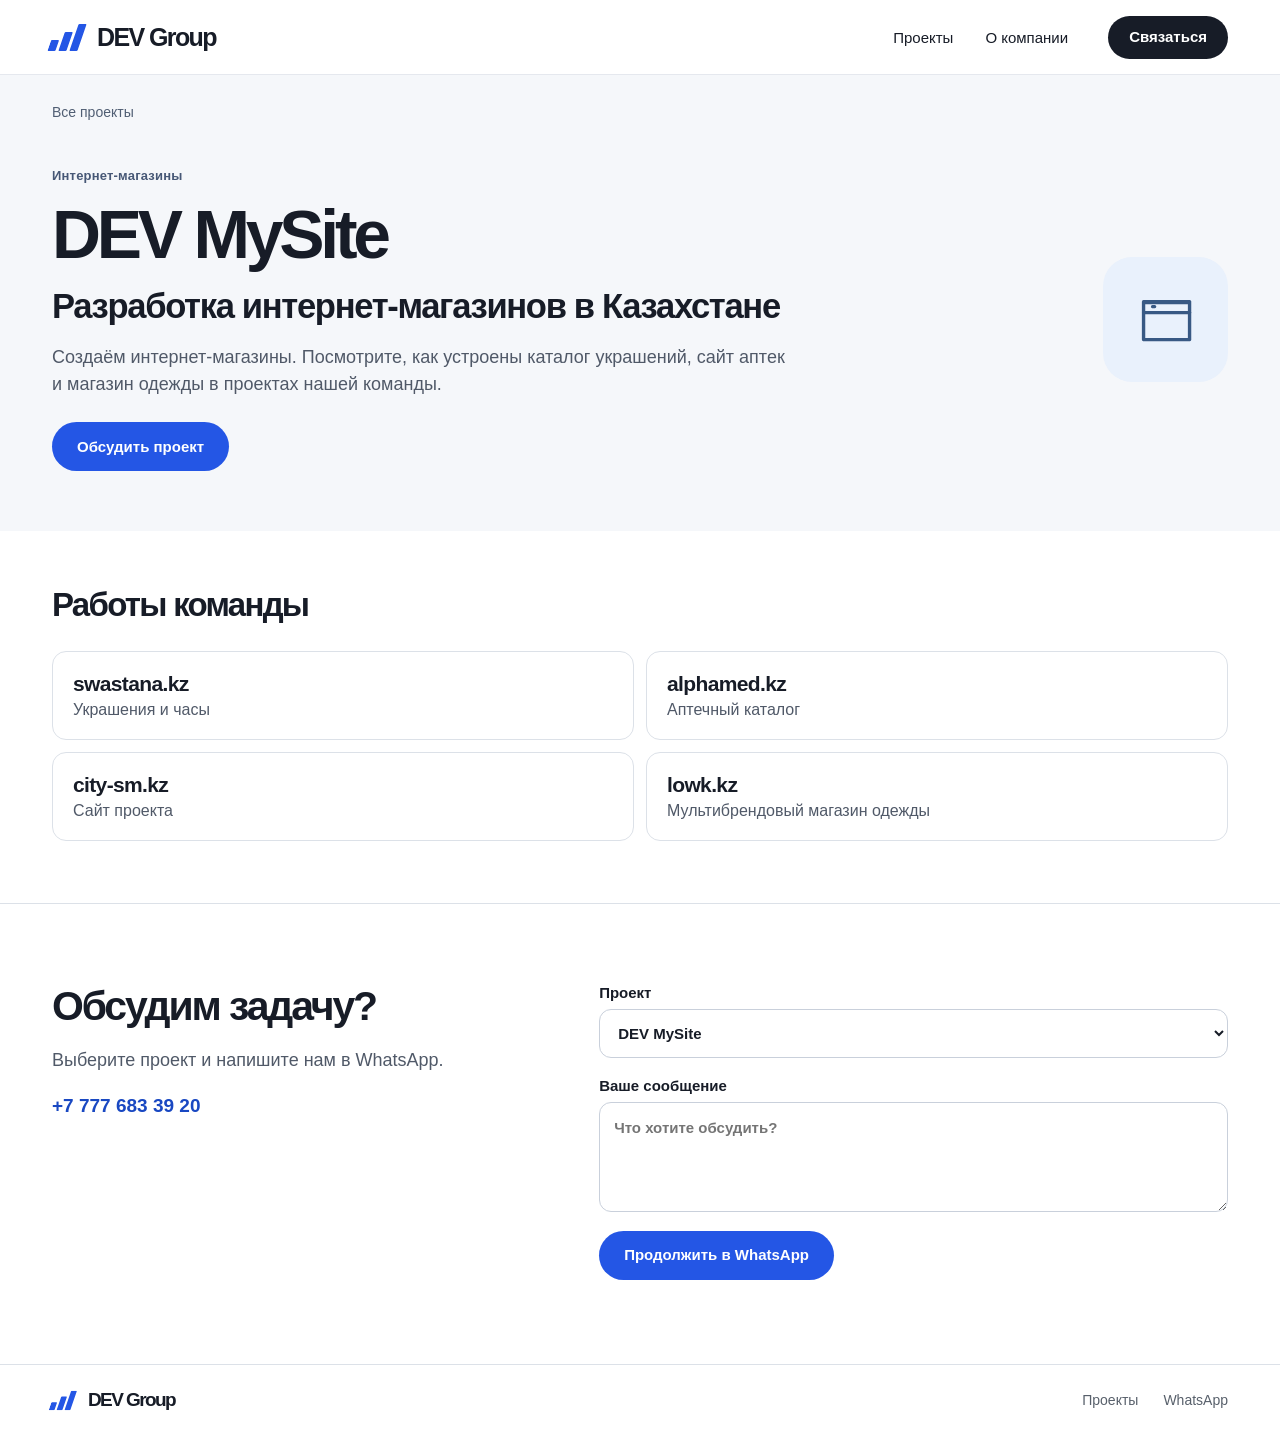
<file: projects/mysite/index.html>
<!doctype html>
<html lang="ru-KZ"><head>
<meta charset="utf-8"><meta name="viewport" content="width=device-width, initial-scale=1"><meta name="theme-color" content="#ffffff">
<title>DEV MySite — Разработка интернет-магазинов в Казахстане | DEV Group</title><meta name="description" content="Разработка интернет-магазинов. Четыре примера работы команды. Разработка интернет-магазинов в Казахстане."><link rel="canonical" href="https://devgroup.kz/projects/mysite/">
<meta property="og:type" content="website"><meta property="og:site_name" content="DEV Group"><meta property="og:locale" content="ru_KZ"><meta property="og:title" content="DEV MySite — Разработка интернет-магазинов в Казахстане | DEV Group"><meta property="og:description" content="Разработка интернет-магазинов. Четыре примера работы команды. Разработка интернет-магазинов в Казахстане."><meta property="og:url" content="https://devgroup.kz/projects/mysite/"><meta property="og:image" content="https://devgroup.kz/assets/relief.png">
<link rel="icon" href="../../assets/favicon.png" type="image/png"><link rel="stylesheet" href="../../assets/site.css"><script defer src="../../assets/site.js"></script>
<script type="application/ld+json">{"@context":"https://schema.org","@type":"WebPage","name":"DEV MySite","description":"Разработка интернет-магазинов. Четыре примера работы команды.","url":"https://devgroup.kz/projects/mysite/","isPartOf":{"@type":"WebSite","name":"DEV Group","url":"https://devgroup.kz"}}</script>
</head><body><a class="skip" href="#main">К содержанию</a><header class="header"><nav class="nav wrap" aria-label="Основная навигация"><a class="logo" href="../../" aria-label="DEV Group — главная"><span class="symbol" aria-hidden="true"><i></i><i></i><i></i></span><span><b>DEV</b> Group</span></a><div class="links"><a href="../../#projects">Проекты</a><a href="../../#about">О компании</a></div><a class="pill" href="#contact">Связаться</a></nav></header><main id="main"><section class="detail"><div class="wrap"><a class="breadcrumb" href="../../#projects">Все проекты</a><div class="detail-layout"><div class="detail-copy"><div class="kicker">Интернет-магазины </div><h1>DEV MySite</h1><h2>Разработка интернет-магазинов в Казахстане</h2><p class="detail-intro">Создаём интернет-магазины. Посмотрите, как устроены каталог украшений, сайт аптек и магазин одежды в проектах нашей команды.</p><a class="button" href="#contact">Обсудить проект</a></div><span aria-hidden="true" class="mark mark-web detail-mark"><img src="../../assets/icons/web.png" width="27" height="27" alt=""></span></div></div></section><section class="detail-body wrap"><h2>Работы команды</h2><div class="samples"><a class="sample" href="https://swastana.kz/"><strong>swastana.kz</strong><span>Украшения и часы</span></a><a class="sample" href="https://alphamed.kz/"><strong>alphamed.kz</strong><span>Аптечный каталог</span></a><a class="sample" href="https://city-sm.kz/"><strong>city-sm.kz</strong><span>Сайт проекта</span></a><a class="sample" href="https://lowk.kz/"><strong>lowk.kz</strong><span>Мультибрендовый магазин одежды</span></a></div></section><section class="contact detail-footer-contact" id="contact" aria-labelledby="contact-title"><div class="wrap contact-inner"><div><h2 id="contact-title">Обсудим задачу?</h2><p>Выберите проект и напишите нам в WhatsApp.</p><a class="phone" href="https://wa.me/77776833920">+7 777 683 39 20</a></div><form class="form" action="https://wa.me/77776833920" method="get"><label>Проект<select id="topic" name="project"><option value="">Общий вопрос</option><option>POS-TECH</option><option>DYC Склад</option><option>DEV AI Scale</option><option>DEV Мой магазин</option><option>Prohub.kz</option><option>DEV AI Manager</option><option>DEV AI Store</option><option>DEV VPN</option><option>DEV 1C Programmer</option><option selected>DEV MySite</option><option>DEV SEO</option></select></label><label>Ваше сообщение<textarea name="text" required maxlength="2000" rows="3" placeholder="Что хотите обсудить?"></textarea></label><button class="button" type="submit">Продолжить в WhatsApp</button></form></div></section></main><footer class="foot"><div class="wrap"><a class="logo" href="../../" aria-label="DEV Group — главная"><span class="symbol" aria-hidden="true"><i></i><i></i><i></i></span><span><b>DEV</b> Group</span></a><div class="foot-contact"><a href="../../#projects">Проекты</a><a href="https://wa.me/77776833920">WhatsApp</a></div></div></footer></body></html>
</file>
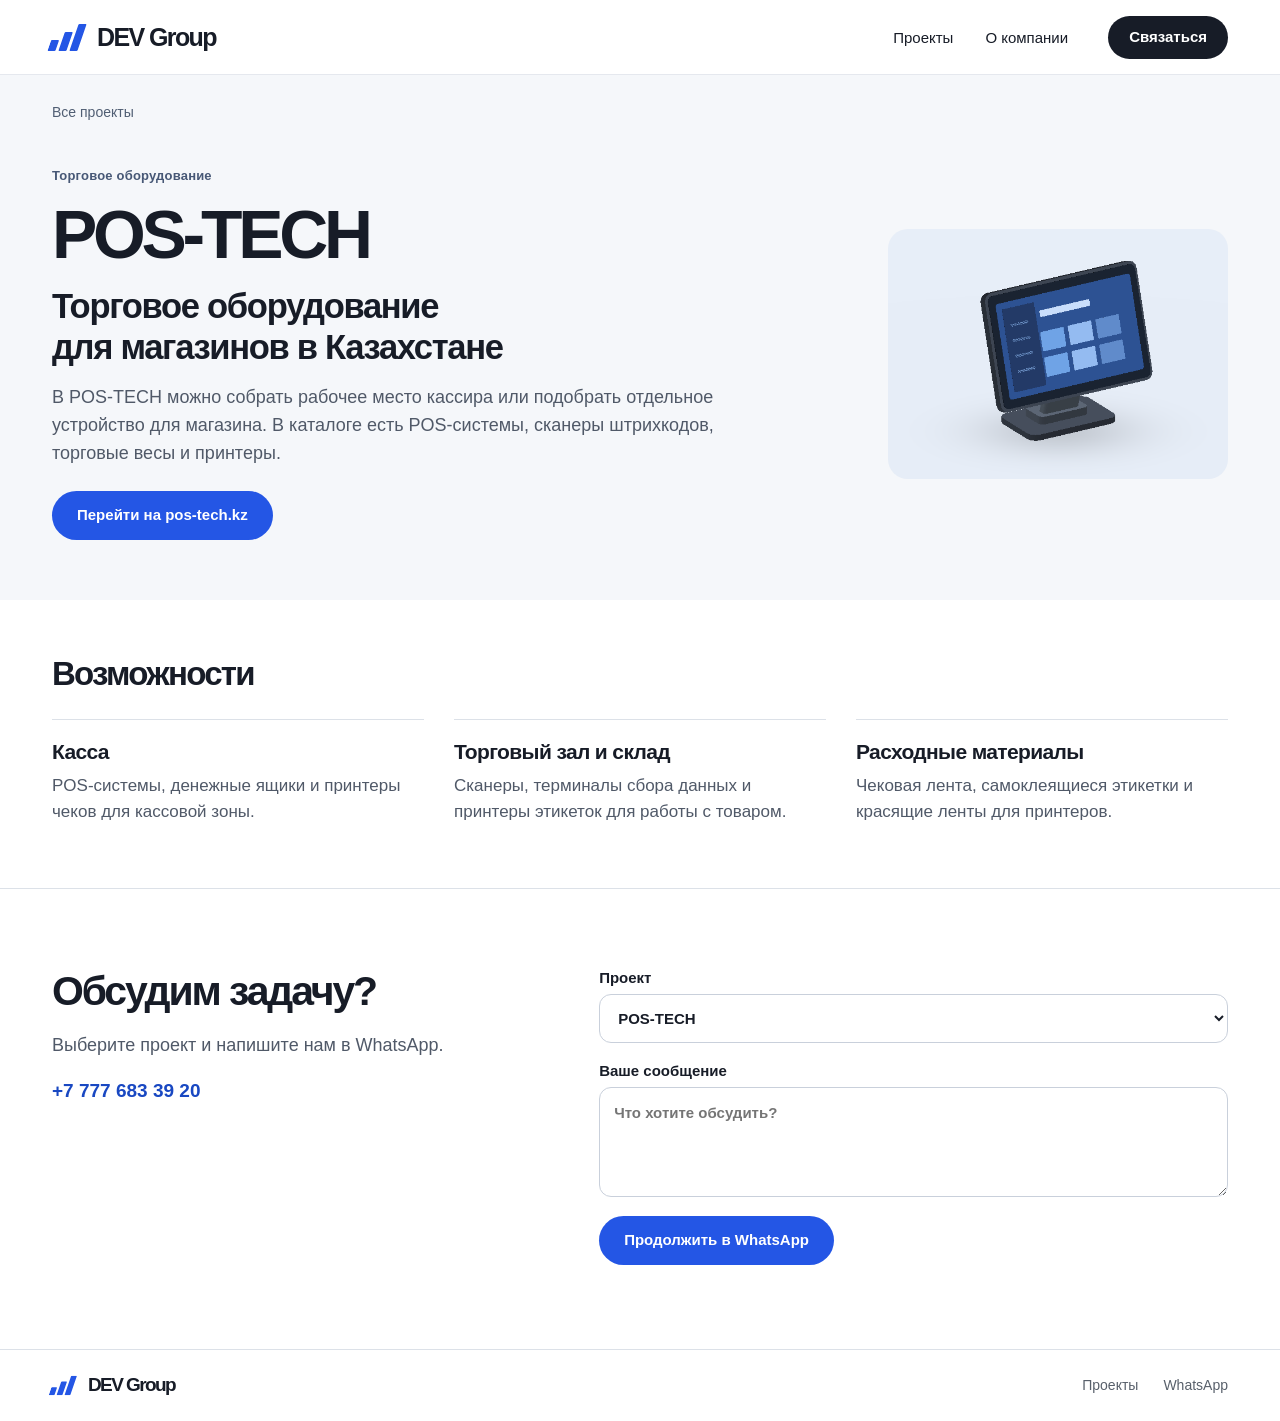
<file: projects/pos-tech/index.html>
<!doctype html>
<html lang="ru-KZ"><head>
<meta charset="utf-8"><meta name="viewport" content="width=device-width, initial-scale=1"><meta name="theme-color" content="#ffffff">
<title>POS-TECH — Торговое оборудование для магазинов в Казахстане | DEV Group</title><meta name="description" content="Кассы, сканеры, весы и принтеры для торговых точек. Торговое оборудование для магазинов в Казахстане."><link rel="canonical" href="https://devgroup.kz/projects/pos-tech/">
<meta property="og:type" content="website"><meta property="og:site_name" content="DEV Group"><meta property="og:locale" content="ru_KZ"><meta property="og:title" content="POS-TECH — Торговое оборудование для магазинов в Казахстане | DEV Group"><meta property="og:description" content="Кассы, сканеры, весы и принтеры для торговых точек. Торговое оборудование для магазинов в Казахстане."><meta property="og:url" content="https://devgroup.kz/projects/pos-tech/"><meta property="og:image" content="https://devgroup.kz/assets/relief.png">
<link rel="icon" href="../../assets/favicon.png" type="image/png"><link rel="stylesheet" href="../../assets/site.css"><script defer src="../../assets/site.js"></script>
<script type="application/ld+json">{"@context":"https://schema.org","@type":"WebPage","name":"POS-TECH","description":"Кассы, сканеры, весы и принтеры для торговых точек.","url":"https://devgroup.kz/projects/pos-tech/","isPartOf":{"@type":"WebSite","name":"DEV Group","url":"https://devgroup.kz"}}</script>
</head><body><a class="skip" href="#main">К содержанию</a><header class="header"><nav class="nav wrap" aria-label="Основная навигация"><a class="logo" href="../../" aria-label="DEV Group — главная"><span class="symbol" aria-hidden="true"><i></i><i></i><i></i></span><span><b>DEV</b> Group</span></a><div class="links"><a href="../../#projects">Проекты</a><a href="../../#about">О компании</a></div><a class="pill" href="#contact">Связаться</a></nav></header><main id="main"><section class="detail"><div class="wrap"><a class="breadcrumb" href="../../#projects">Все проекты</a><div class="detail-layout"><div class="detail-copy"><div class="kicker">Торговое оборудование </div><h1>POS-TECH</h1><h2>Торговое оборудование для магазинов в Казахстане</h2><p class="detail-intro">В POS-TECH можно собрать рабочее место кассира или подобрать отдельное устройство для магазина. В каталоге есть POS-системы, сканеры штрихкодов, торговые весы и принтеры.</p><a class="button" href="https://www.pos-tech.kz/">Перейти на pos-tech.kz</a></div><img class="detail-visual" src="../../assets/pos.png" width="600" height="440" alt=""></div></div></section><section class="detail-body wrap"><h2>Возможности</h2><div class="facts"><div class="fact"><h3>Касса</h3><p>POS-системы, денежные ящики и принтеры чеков для кассовой зоны.</p></div><div class="fact"><h3>Торговый зал и склад</h3><p>Сканеры, терминалы сбора данных и принтеры этикеток для работы с товаром.</p></div><div class="fact"><h3>Расходные материалы</h3><p>Чековая лента, самоклеящиеся этикетки и красящие ленты для принтеров.</p></div></div></section><section class="contact detail-footer-contact" id="contact" aria-labelledby="contact-title"><div class="wrap contact-inner"><div><h2 id="contact-title">Обсудим задачу?</h2><p>Выберите проект и напишите нам в WhatsApp.</p><a class="phone" href="https://wa.me/77776833920">+7 777 683 39 20</a></div><form class="form" action="https://wa.me/77776833920" method="get"><label>Проект<select id="topic" name="project"><option value="">Общий вопрос</option><option selected>POS-TECH</option><option>DYC Склад</option><option>DEV AI Scale</option><option>DEV Мой магазин</option><option>Prohub.kz</option><option>DEV AI Manager</option><option>DEV AI Store</option><option>DEV VPN</option><option>DEV 1C Programmer</option><option>DEV MySite</option><option>DEV SEO</option></select></label><label>Ваше сообщение<textarea name="text" required maxlength="2000" rows="3" placeholder="Что хотите обсудить?"></textarea></label><button class="button" type="submit">Продолжить в WhatsApp</button></form></div></section></main><footer class="foot"><div class="wrap"><a class="logo" href="../../" aria-label="DEV Group — главная"><span class="symbol" aria-hidden="true"><i></i><i></i><i></i></span><span><b>DEV</b> Group</span></a><div class="foot-contact"><a href="../../#projects">Проекты</a><a href="https://wa.me/77776833920">WhatsApp</a></div></div></footer></body></html>
</file>
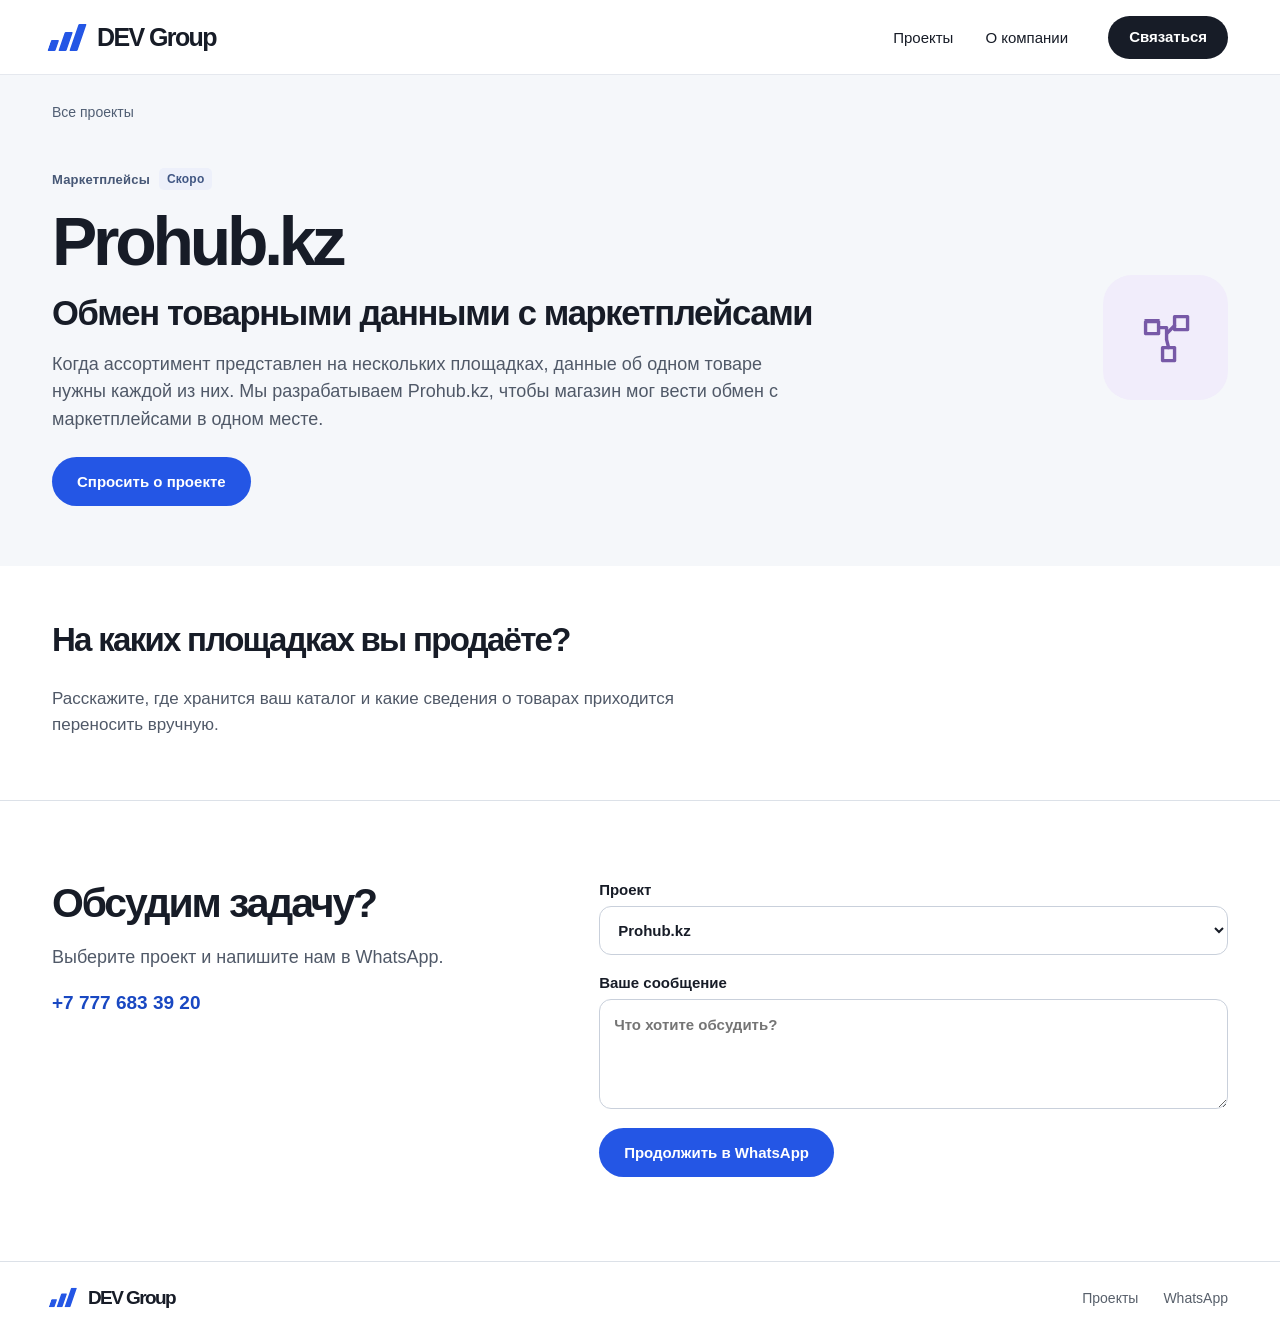
<file: projects/prohub/index.html>
<!doctype html>
<html lang="ru-KZ"><head>
<meta charset="utf-8"><meta name="viewport" content="width=device-width, initial-scale=1"><meta name="theme-color" content="#ffffff">
<title>Prohub.kz — Обмен товарными данными с маркетплейсами | DEV Group</title><meta name="description" content="Единое место для обмена данными о товарах с маркетплейсами. Обмен товарными данными с маркетплейсами."><link rel="canonical" href="https://devgroup.kz/projects/prohub/">
<meta property="og:type" content="website"><meta property="og:site_name" content="DEV Group"><meta property="og:locale" content="ru_KZ"><meta property="og:title" content="Prohub.kz — Обмен товарными данными с маркетплейсами | DEV Group"><meta property="og:description" content="Единое место для обмена данными о товарах с маркетплейсами. Обмен товарными данными с маркетплейсами."><meta property="og:url" content="https://devgroup.kz/projects/prohub/"><meta property="og:image" content="https://devgroup.kz/assets/relief.png">
<link rel="icon" href="../../assets/favicon.png" type="image/png"><link rel="stylesheet" href="../../assets/site.css"><script defer src="../../assets/site.js"></script>
<script type="application/ld+json">{"@context":"https://schema.org","@type":"WebPage","name":"Prohub.kz","description":"Единое место для обмена данными о товарах с маркетплейсами.","url":"https://devgroup.kz/projects/prohub/","isPartOf":{"@type":"WebSite","name":"DEV Group","url":"https://devgroup.kz"}}</script>
</head><body><a class="skip" href="#main">К содержанию</a><header class="header"><nav class="nav wrap" aria-label="Основная навигация"><a class="logo" href="../../" aria-label="DEV Group — главная"><span class="symbol" aria-hidden="true"><i></i><i></i><i></i></span><span><b>DEV</b> Group</span></a><div class="links"><a href="../../#projects">Проекты</a><a href="../../#about">О компании</a></div><a class="pill" href="#contact">Связаться</a></nav></header><main id="main"><section class="detail"><div class="wrap"><a class="breadcrumb" href="../../#projects">Все проекты</a><div class="detail-layout"><div class="detail-copy"><div class="kicker">Маркетплейсы <span class="badge">Скоро</span></div><h1>Prohub.kz</h1><h2>Обмен товарными данными с маркетплейсами</h2><p class="detail-intro">Когда ассортимент представлен на нескольких площадках, данные об одном товаре нужны каждой из них. Мы разрабатываем Prohub.kz, чтобы магазин мог вести обмен с маркетплейсами в одном месте.</p><a class="button" href="#contact">Спросить о проекте</a></div><span aria-hidden="true" class="mark mark-hub detail-mark"><img src="../../assets/icons/hub.png" width="27" height="27" alt=""></span></div></div></section><section class="detail-body wrap"><div class="prompt"><h2>На каких площадках вы продаёте?</h2><p>Расскажите, где хранится ваш каталог и какие сведения о товарах приходится переносить вручную.</p></div></section><section class="contact detail-footer-contact" id="contact" aria-labelledby="contact-title"><div class="wrap contact-inner"><div><h2 id="contact-title">Обсудим задачу?</h2><p>Выберите проект и напишите нам в WhatsApp.</p><a class="phone" href="https://wa.me/77776833920">+7 777 683 39 20</a></div><form class="form" action="https://wa.me/77776833920" method="get"><label>Проект<select id="topic" name="project"><option value="">Общий вопрос</option><option>POS-TECH</option><option>DYC Склад</option><option>DEV AI Scale</option><option>DEV Мой магазин</option><option selected>Prohub.kz</option><option>DEV AI Manager</option><option>DEV AI Store</option><option>DEV VPN</option><option>DEV 1C Programmer</option><option>DEV MySite</option><option>DEV SEO</option></select></label><label>Ваше сообщение<textarea name="text" required maxlength="2000" rows="3" placeholder="Что хотите обсудить?"></textarea></label><button class="button" type="submit">Продолжить в WhatsApp</button></form></div></section></main><footer class="foot"><div class="wrap"><a class="logo" href="../../" aria-label="DEV Group — главная"><span class="symbol" aria-hidden="true"><i></i><i></i><i></i></span><span><b>DEV</b> Group</span></a><div class="foot-contact"><a href="../../#projects">Проекты</a><a href="https://wa.me/77776833920">WhatsApp</a></div></div></footer></body></html>
</file>
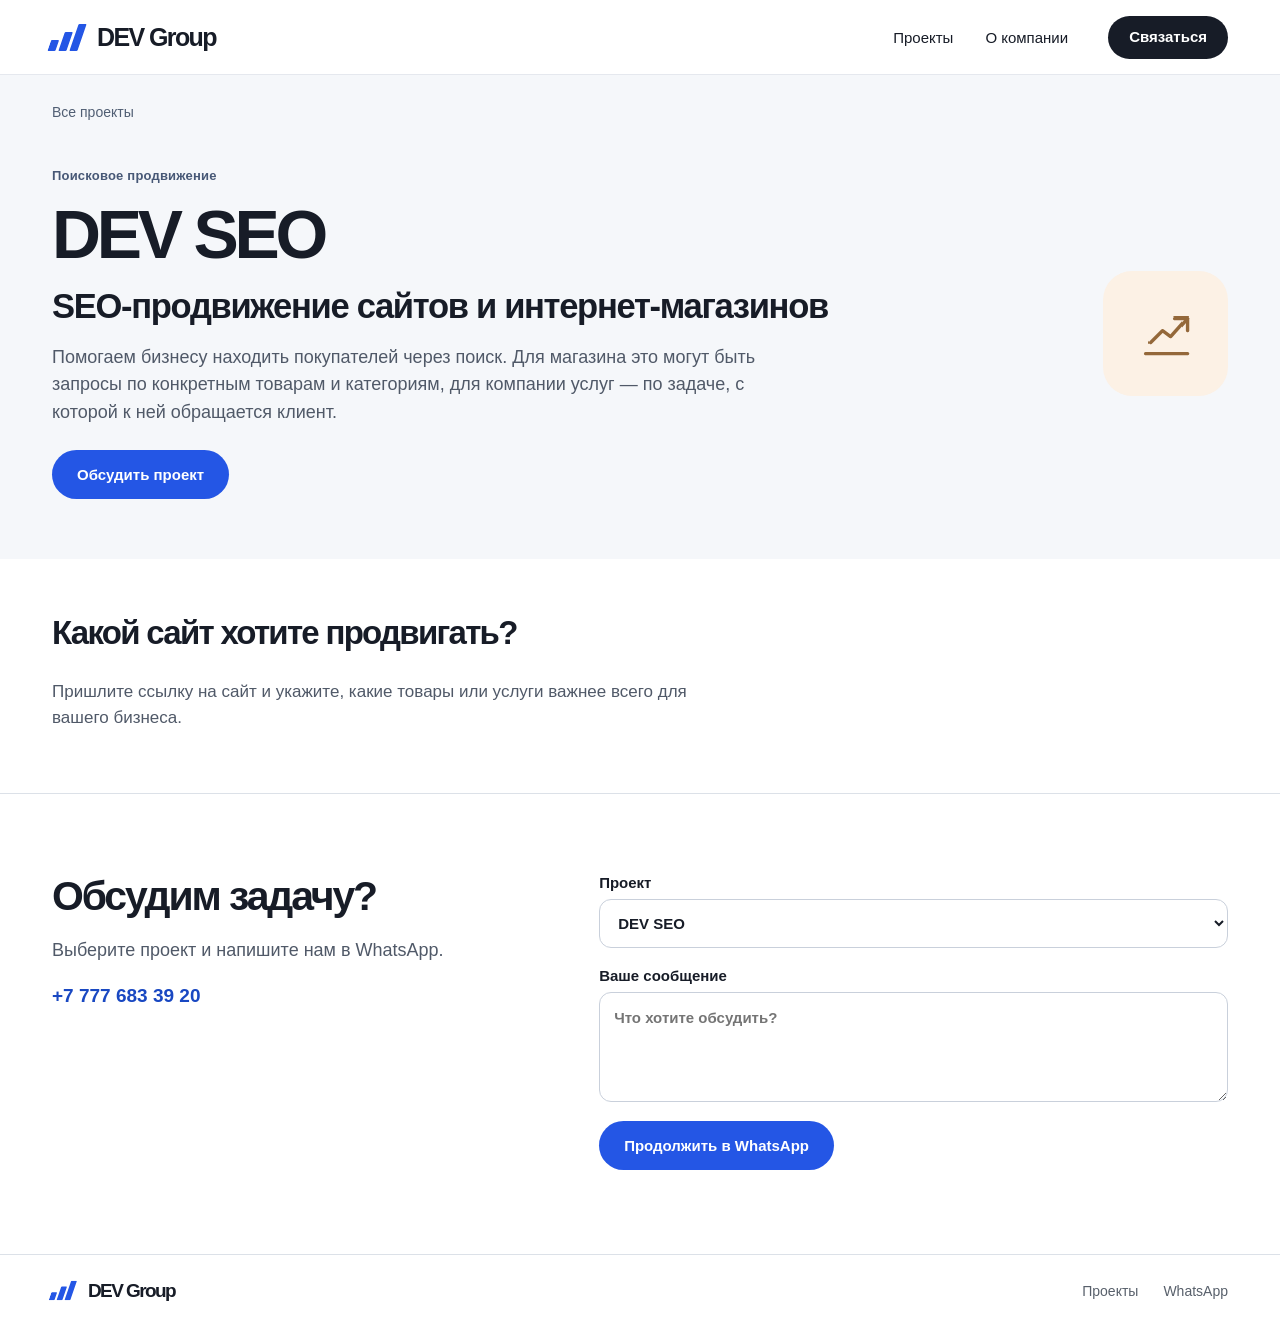
<file: projects/seo/index.html>
<!doctype html>
<html lang="ru-KZ"><head>
<meta charset="utf-8"><meta name="viewport" content="width=device-width, initial-scale=1"><meta name="theme-color" content="#ffffff">
<title>DEV SEO — SEO-продвижение сайтов и интернет-магазинов | DEV Group</title><meta name="description" content="Поисковое продвижение интернет-магазинов и других сайтов. SEO-продвижение сайтов и интернет-магазинов."><link rel="canonical" href="https://devgroup.kz/projects/seo/">
<meta property="og:type" content="website"><meta property="og:site_name" content="DEV Group"><meta property="og:locale" content="ru_KZ"><meta property="og:title" content="DEV SEO — SEO-продвижение сайтов и интернет-магазинов | DEV Group"><meta property="og:description" content="Поисковое продвижение интернет-магазинов и других сайтов. SEO-продвижение сайтов и интернет-магазинов."><meta property="og:url" content="https://devgroup.kz/projects/seo/"><meta property="og:image" content="https://devgroup.kz/assets/relief.png">
<link rel="icon" href="../../assets/favicon.png" type="image/png"><link rel="stylesheet" href="../../assets/site.css"><script defer src="../../assets/site.js"></script>
<script type="application/ld+json">{"@context":"https://schema.org","@type":"WebPage","name":"DEV SEO","description":"Поисковое продвижение интернет-магазинов и других сайтов.","url":"https://devgroup.kz/projects/seo/","isPartOf":{"@type":"WebSite","name":"DEV Group","url":"https://devgroup.kz"}}</script>
</head><body><a class="skip" href="#main">К содержанию</a><header class="header"><nav class="nav wrap" aria-label="Основная навигация"><a class="logo" href="../../" aria-label="DEV Group — главная"><span class="symbol" aria-hidden="true"><i></i><i></i><i></i></span><span><b>DEV</b> Group</span></a><div class="links"><a href="../../#projects">Проекты</a><a href="../../#about">О компании</a></div><a class="pill" href="#contact">Связаться</a></nav></header><main id="main"><section class="detail"><div class="wrap"><a class="breadcrumb" href="../../#projects">Все проекты</a><div class="detail-layout"><div class="detail-copy"><div class="kicker">Поисковое продвижение </div><h1>DEV SEO</h1><h2>SEO-продвижение сайтов и интернет-магазинов</h2><p class="detail-intro">Помогаем бизнесу находить покупателей через поиск. Для магазина это могут быть запросы по конкретным товарам и категориям, для компании услуг — по задаче, с которой к ней обращается клиент.</p><a class="button" href="#contact">Обсудить проект</a></div><span aria-hidden="true" class="mark mark-seo detail-mark"><img src="../../assets/icons/seo.png" width="27" height="27" alt=""></span></div></div></section><section class="detail-body wrap"><div class="prompt"><h2>Какой сайт хотите продвигать?</h2><p>Пришлите ссылку на сайт и укажите, какие товары или услуги важнее всего для вашего бизнеса.</p></div></section><section class="contact detail-footer-contact" id="contact" aria-labelledby="contact-title"><div class="wrap contact-inner"><div><h2 id="contact-title">Обсудим задачу?</h2><p>Выберите проект и напишите нам в WhatsApp.</p><a class="phone" href="https://wa.me/77776833920">+7 777 683 39 20</a></div><form class="form" action="https://wa.me/77776833920" method="get"><label>Проект<select id="topic" name="project"><option value="">Общий вопрос</option><option>POS-TECH</option><option>DYC Склад</option><option>DEV AI Scale</option><option>DEV Мой магазин</option><option>Prohub.kz</option><option>DEV AI Manager</option><option>DEV AI Store</option><option>DEV VPN</option><option>DEV 1C Programmer</option><option>DEV MySite</option><option selected>DEV SEO</option></select></label><label>Ваше сообщение<textarea name="text" required maxlength="2000" rows="3" placeholder="Что хотите обсудить?"></textarea></label><button class="button" type="submit">Продолжить в WhatsApp</button></form></div></section></main><footer class="foot"><div class="wrap"><a class="logo" href="../../" aria-label="DEV Group — главная"><span class="symbol" aria-hidden="true"><i></i><i></i><i></i></span><span><b>DEV</b> Group</span></a><div class="foot-contact"><a href="../../#projects">Проекты</a><a href="https://wa.me/77776833920">WhatsApp</a></div></div></footer></body></html>
</file>
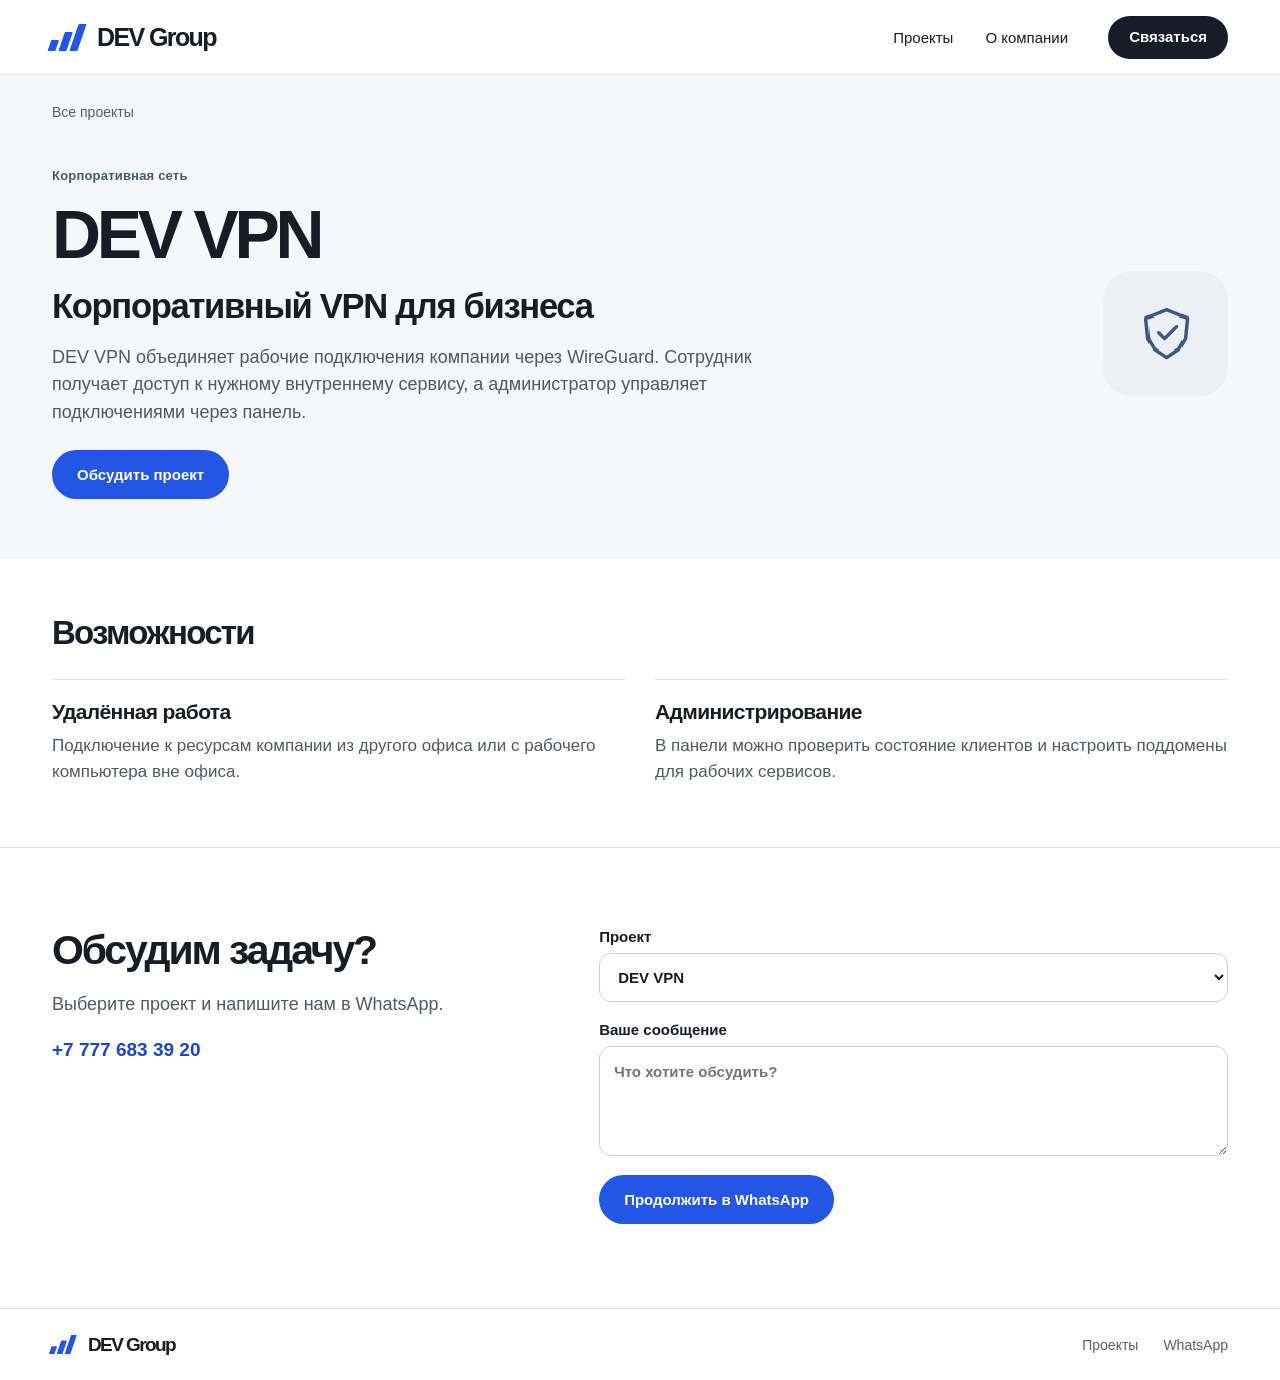
<file: projects/vpn/index.html>
<!doctype html>
<html lang="ru-KZ"><head>
<meta charset="utf-8"><meta name="viewport" content="width=device-width, initial-scale=1"><meta name="theme-color" content="#ffffff">
<title>DEV VPN — Корпоративный VPN для бизнеса | DEV Group</title><meta name="description" content="Корпоративный VPN для доступа к рабочим серверам и сервисам. Корпоративный VPN для бизнеса."><link rel="canonical" href="https://devgroup.kz/projects/vpn/">
<meta property="og:type" content="website"><meta property="og:site_name" content="DEV Group"><meta property="og:locale" content="ru_KZ"><meta property="og:title" content="DEV VPN — Корпоративный VPN для бизнеса | DEV Group"><meta property="og:description" content="Корпоративный VPN для доступа к рабочим серверам и сервисам. Корпоративный VPN для бизнеса."><meta property="og:url" content="https://devgroup.kz/projects/vpn/"><meta property="og:image" content="https://devgroup.kz/assets/relief.png">
<link rel="icon" href="../../assets/favicon.png" type="image/png"><link rel="stylesheet" href="../../assets/site.css"><script defer src="../../assets/site.js"></script>
<script type="application/ld+json">{"@context":"https://schema.org","@type":"WebPage","name":"DEV VPN","description":"Корпоративный VPN для доступа к рабочим серверам и сервисам.","url":"https://devgroup.kz/projects/vpn/","isPartOf":{"@type":"WebSite","name":"DEV Group","url":"https://devgroup.kz"}}</script>
</head><body><a class="skip" href="#main">К содержанию</a><header class="header"><nav class="nav wrap" aria-label="Основная навигация"><a class="logo" href="../../" aria-label="DEV Group — главная"><span class="symbol" aria-hidden="true"><i></i><i></i><i></i></span><span><b>DEV</b> Group</span></a><div class="links"><a href="../../#projects">Проекты</a><a href="../../#about">О компании</a></div><a class="pill" href="#contact">Связаться</a></nav></header><main id="main"><section class="detail"><div class="wrap"><a class="breadcrumb" href="../../#projects">Все проекты</a><div class="detail-layout"><div class="detail-copy"><div class="kicker">Корпоративная сеть </div><h1>DEV VPN</h1><h2>Корпоративный VPN для бизнеса</h2><p class="detail-intro">DEV VPN объединяет рабочие подключения компании через WireGuard. Сотрудник получает доступ к нужному внутреннему сервису, а администратор управляет подключениями через панель.</p><a class="button" href="#contact">Обсудить проект</a></div><span aria-hidden="true" class="mark mark-vpn detail-mark"><img src="../../assets/icons/vpn.png" width="27" height="27" alt=""></span></div></div></section><section class="detail-body wrap"><h2>Возможности</h2><div class="facts"><div class="fact"><h3>Удалённая работа</h3><p>Подключение к ресурсам компании из другого офиса или с рабочего компьютера вне офиса.</p></div><div class="fact"><h3>Администрирование</h3><p>В панели можно проверить состояние клиентов и настроить поддомены для рабочих сервисов.</p></div></div></section><section class="contact detail-footer-contact" id="contact" aria-labelledby="contact-title"><div class="wrap contact-inner"><div><h2 id="contact-title">Обсудим задачу?</h2><p>Выберите проект и напишите нам в WhatsApp.</p><a class="phone" href="https://wa.me/77776833920">+7 777 683 39 20</a></div><form class="form" action="https://wa.me/77776833920" method="get"><label>Проект<select id="topic" name="project"><option value="">Общий вопрос</option><option>POS-TECH</option><option>DYC Склад</option><option>DEV AI Scale</option><option>DEV Мой магазин</option><option>Prohub.kz</option><option>DEV AI Manager</option><option>DEV AI Store</option><option selected>DEV VPN</option><option>DEV 1C Programmer</option><option>DEV MySite</option><option>DEV SEO</option></select></label><label>Ваше сообщение<textarea name="text" required maxlength="2000" rows="3" placeholder="Что хотите обсудить?"></textarea></label><button class="button" type="submit">Продолжить в WhatsApp</button></form></div></section></main><footer class="foot"><div class="wrap"><a class="logo" href="../../" aria-label="DEV Group — главная"><span class="symbol" aria-hidden="true"><i></i><i></i><i></i></span><span><b>DEV</b> Group</span></a><div class="foot-contact"><a href="../../#projects">Проекты</a><a href="https://wa.me/77776833920">WhatsApp</a></div></div></footer></body></html>
</file>
<file: assets/site.css>
:root{color-scheme:light;--ink:#171c27;--muted:#505968;--blue:#2456e5;--paper:#f5f7fa;--line:#dce1e8;--wrap:1240px;font-family:Inter,-apple-system,BlinkMacSystemFont,"Segoe UI",Arial,sans-serif;color:var(--ink);background:white}
*{box-sizing:border-box}html{scroll-behavior:smooth;scroll-padding-top:26px}body{margin:0}a{color:inherit;text-decoration:none}button,input,textarea,select{font:inherit}button,select{cursor:pointer}button,a,input,textarea,select{touch-action:manipulation}a:focus-visible,button:focus-visible,input:focus-visible,textarea:focus-visible,select:focus-visible{outline:3px solid #255be8;outline-offset:4px}
.wrap{width:min(calc(100% - 104px),var(--wrap));margin-inline:auto}.skip{position:absolute;left:10px;top:-80px;background:white;padding:14px;z-index:10}.skip:focus{top:10px}
.header{background:white;border-bottom:1px solid #e5e8ee}.nav{min-height:74px;display:flex;align-items:center;gap:40px}.logo{display:inline-flex;align-items:center;gap:10px;white-space:nowrap;font-size:25px;font-weight:670;letter-spacing:-1.6px}.logo b{font-weight:810}.symbol{display:flex;align-items:flex-end;gap:3px;height:27px;width:35px;transform:skewX(-19deg);overflow:hidden;flex-shrink:0}.symbol i{width:8px;border-radius:1px;background:var(--blue)}.symbol i:nth-child(1){height:11px}.symbol i:nth-child(2){height:19px}.symbol i:nth-child(3){height:27px}
.links{display:flex;align-items:center;gap:32px;margin-left:auto}.links>a{font-size:15px;font-weight:520}.links>a:hover,.textlink:hover,.project-link:hover,.foot a:hover{color:var(--blue)}.pill,.button{font-size:15px;line-height:1.2;font-weight:600;display:inline-flex;align-items:center;justify-content:center;min-height:43px;padding:11px 21px;border-radius:26px;border:0;transition:background .18s,transform .18s;cursor:pointer}.pill{background:var(--ink);color:white}.pill:hover{background:#354057}.button{min-height:49px;background:var(--blue);color:white;padding:13px 25px}.button:hover{background:#1741bd}.button:active,.pill:active{transform:translateY(1px)}
.hero{background:var(--paper);overflow:hidden}.hero-inner{display:grid;grid-template-columns:1fr 1.08fr;align-items:center;min-height:clamp(440px,38vw,580px);position:relative}.hero-copy{position:relative;z-index:1;padding-block:50px}.region,.kicker{font-size:14px;font-weight:560;letter-spacing:.015em;display:flex;align-items:center;gap:9px}.region{color:#46566d}.regional{width:22px;height:14px;background:#14a7bc;border-radius:2px;display:inline-grid;place-items:center;box-shadow:inset 3px 0 #ebbb48}.regional:before{content:"";height:6px;width:6px;background:#ffcf54;border-radius:50%}
h1,h2,h3,p{margin:0}h1,h2,h3{text-wrap:balance}h1{line-height:.99;font-weight:645;letter-spacing:-.062em}.hero h1{font-size:clamp(62px,5.8vw,90px);margin:25px 0 21px}.hero h1 span{color:var(--blue)}.hero-copy>p{max-width:440px;font-size:clamp(17px,1.35vw,20px);line-height:1.48;color:var(--muted)}.hero-copy .button{margin-top:27px}.art{width:115%;margin-left:-4%;display:block;mix-blend-mode:multiply}.artbox{position:relative}.hero .art{mix-blend-mode:normal}
.catalog{padding:68px 0 84px}.section-head{display:flex;justify-content:space-between;align-items:center;gap:24px;margin-bottom:27px}h2{font-size:clamp(35px,3.2vw,49px);font-weight:635;letter-spacing:-.052em;line-height:1.1}.filters{display:flex;align-items:center;gap:5px;flex-wrap:wrap}.filters button{background:transparent;border:1px solid transparent;color:var(--muted);border-radius:24px;font-size:14px;min-height:38px;padding:8px 15px;font-weight:540}.filters button:hover{background:var(--paper);color:var(--ink)}.filters button[aria-pressed=true]{background:var(--ink);color:white}.cards{display:grid;grid-template-columns:repeat(2,minmax(0,1fr));gap:14px}.project{position:relative;border-radius:20px;overflow:hidden}.project[hidden]{display:none}.feature{min-height:230px;display:flex;align-items:center;background:#e7eef8}.feature.mint{background:#e4f3ef}.feature .content{width:58%;min-width:0;position:relative;z-index:1;padding:27px 0 27px 28px}.project h3{font-size:clamp(21px,2vw,32px);font-weight:640;letter-spacing:-.045em;line-height:1.13}.kicker{font-size:13px;font-weight:600;color:#475876;margin:0 0 13px}.mint .kicker{color:#366458}.project p{font-size:16px;color:#444e5e;line-height:1.45}.feature p{margin:10px 0 20px;max-width:275px}.feature-art{position:absolute;right:-2%;width:48%;height:auto;display:block}.project-link,.textlink{font-size:15px;font-weight:620;color:#1948c2;display:inline-flex;align-items:center;gap:7px;text-underline-offset:4px}.project-link{text-decoration:underline;text-decoration-color:#7295d8}.titlelink:hover{text-decoration:underline;text-decoration-thickness:1px;text-underline-offset:4px}
.minor{display:grid;grid-template-columns:48px 1fr 18px;gap:18px;align-items:center;border:1px solid var(--line);padding:24px;min-height:128px;transition:background .18s,border-color .18s}.minor:hover{background:#f9fafc;border-color:#aebbd2}.minor h3{font-size:22px}.minor p{margin-top:6px;font-size:15px}.minor-title{display:flex;align-items:center;gap:9px;flex-wrap:wrap}.badge{flex:none;font-size:12px;line-height:1;font-weight:570;padding:5px 8px;border-radius:5px;background:#edf0fa;color:#415784}.chev{width:8px;height:8px;border:solid #7d8797;border-width:1.5px 1.5px 0 0;transform:rotate(45deg)}.mark{display:grid;place-items:center;width:48px;height:48px;border-radius:14px;background:var(--tile,#edf1fc);color:var(--fg,#3156b4)}.mark img{width:27px;height:27px;image-rendering:pixelated}.mark-shop,.mark-store{--tile:#e7f4ef}.mark-hub,.mark-code{--tile:#f1edfb}.mark-manager,.mark-web{--tile:#e9f1fc}.mark-vpn{--tile:#ecf0f4}.mark-seo{--tile:#fcf1e5}
.about{background:var(--paper);padding:66px 0}.about-inner,.contact-inner{display:grid;grid-template-columns:.85fr 1.15fr;gap:7%}.about p{font-size:clamp(20px,2vw,28px);line-height:1.43;letter-spacing:-.027em;max-width:720px}.contact{padding:80px 0 84px}.contact h2{margin-bottom:18px}.contact p,.detail-intro{color:var(--muted);font-size:18px;line-height:1.55}.contact .phone{display:inline-block;margin-top:20px;color:#1948c2;font-size:19px;font-weight:600}.form{display:grid;gap:19px}.form label{font-size:15px;font-weight:570;display:grid;gap:8px}.form select,.form textarea{width:100%;min-width:0;border:1px solid #c9d0db;border-radius:12px;padding:14px;color:var(--ink);background:white;line-height:1.4}.form textarea{resize:vertical;min-height:110px}.form .button{justify-self:start}.foot{border-top:1px solid var(--line);padding:22px 0;color:#58606b;font-size:14px}.foot .wrap{display:flex;align-items:center;justify-content:space-between;gap:14px}.foot .logo{font-size:19px;color:var(--ink)}.foot .symbol{transform:scale(.72) skewX(-19deg);transform-origin:left center;margin-right:-9px}.foot-contact{display:flex;gap:25px}
.detail{background:var(--paper);padding:28px 0 60px}.breadcrumb{display:inline-flex;color:#505e73;font-size:14px;margin-bottom:48px}.breadcrumb:hover{color:var(--blue);text-decoration:underline}.detail-layout{display:flex;justify-content:space-between;align-items:center;gap:30px}.detail-copy{max-width:790px}.detail .kicker{margin:0 0 18px}.detail h1{font-size:clamp(43px,5.3vw,80px);margin-bottom:18px}.detail h2{font-size:clamp(24px,2.7vw,38px);line-height:1.17;letter-spacing:-.038em;margin-bottom:17px}.detail-intro{max-width:740px}.detail .button{margin-top:23px}.detail-visual{width:min(32%,340px);border-radius:20px}.detail-mark{width:125px;height:125px;border-radius:29px;flex-shrink:0}.detail-mark img{width:66px;height:66px}.detail-body{padding:56px 0 62px}.detail-body h2{margin-bottom:27px;font-size:33px}.facts{display:grid;grid-template-columns:repeat(auto-fit,minmax(min(240px,100%),1fr));gap:30px}.fact{border-top:1px solid var(--line);padding-top:20px}.fact h3,.sample strong{font-size:21px;letter-spacing:-.03em;font-weight:620}.fact p,.prompt p{font-size:17px;color:var(--muted);line-height:1.55;margin-top:9px}.samples{display:grid;grid-template-columns:repeat(2,1fr);gap:12px}.sample{border:1px solid var(--line);border-radius:14px;padding:20px;display:grid;gap:5px}.sample:hover{border-color:var(--blue)}.sample span{color:var(--muted)}.prompt p{max-width:660px}.detail-footer-contact{border-top:1px solid var(--line)}.sr{position:absolute;width:1px;height:1px;padding:0;margin:-1px;overflow:hidden;clip-path:inset(50%);white-space:nowrap;border:0}
.art,.detail-visual{height:auto}.filters[hidden]{display:none}
@media(min-width:1500px){.art{width:112%}}
@media(max-width:940px){.wrap{width:calc(100% - 56px)}.hero-inner{grid-template-columns:1fr 1fr}.art{width:121%;margin-left:-7%}.feature{min-height:238px}.feature .content{padding-left:20px;width:60%}.feature-art{width:47%;right:-3%}.minor{padding:18px;gap:12px}.section-head{align-items:flex-start;flex-direction:column;gap:17px}.catalog{padding-block:48px}.contact{padding-block:55px}}
@media(max-width:680px){.wrap{width:calc(100% - 36px)}.nav{min-height:62px;gap:12px}.logo{font-size:22px}.links{gap:15px}.links a{font-size:14px}.links a:nth-child(2){display:none}.nav .pill{font-size:14px;min-height:38px;padding:9px 15px}.hero-inner{display:flex;flex-direction:column;align-items:stretch}.hero-copy{padding:42px 0 0}.hero h1{font-size:clamp(52px,11vw,70px);margin:19px 0 14px}.hero-copy>p{font-size:17px;max-width:420px}.hero-copy .button{margin-top:21px}.artbox{width:100%;height:clamp(208px,52vw,305px);display:grid;place-items:center}.art{width:auto;max-width:110%;height:114%;margin:-2% 0 0 5%}.catalog{padding:36px 0 45px}.section-head{margin-bottom:19px;gap:13px}.filters{gap:2px}.filters button{font-size:14px;padding:7px 10px}.cards{grid-template-columns:1fr;gap:10px}.feature{min-height:194px}.feature .content{width:60%;padding:20px 0 20px 20px}.feature h3{font-size:28px}.feature p{font-size:15px;margin:7px 0 12px}.feature .kicker{margin-bottom:8px}.feature-art{width:43%;right:0}.minor{min-height:105px;padding:17px 16px;grid-template-columns:43px 1fr 10px}.mark{width:43px;height:43px}.minor h3{font-size:20px}.minor p{font-size:15px}.about-inner,.contact-inner{grid-template-columns:1fr;gap:23px}.about,.contact{padding:42px 0}.contact h2{margin-bottom:10px}.contact .phone{margin-top:10px}.foot-contact{gap:14px}.detail{padding:23px 0 36px}.breadcrumb{margin-bottom:30px}.detail-layout{display:block}.detail-visual{width:180px;margin:22px 0 0}.detail-mark{display:none}.detail-body{padding:32px 0}.facts,.samples{grid-template-columns:1fr;gap:16px}.detail-body h2{font-size:27px}.foot-contact a:first-child{display:none}}
@media(max-width:380px){.nav .links{display:none}.nav .pill{margin-left:auto}.filters button{padding:7px 8px}.feature .content{width:64%}}
@media(prefers-reduced-motion:reduce){html{scroll-behavior:auto}*,*:before,*:after{transition:none!important}}
</file>
